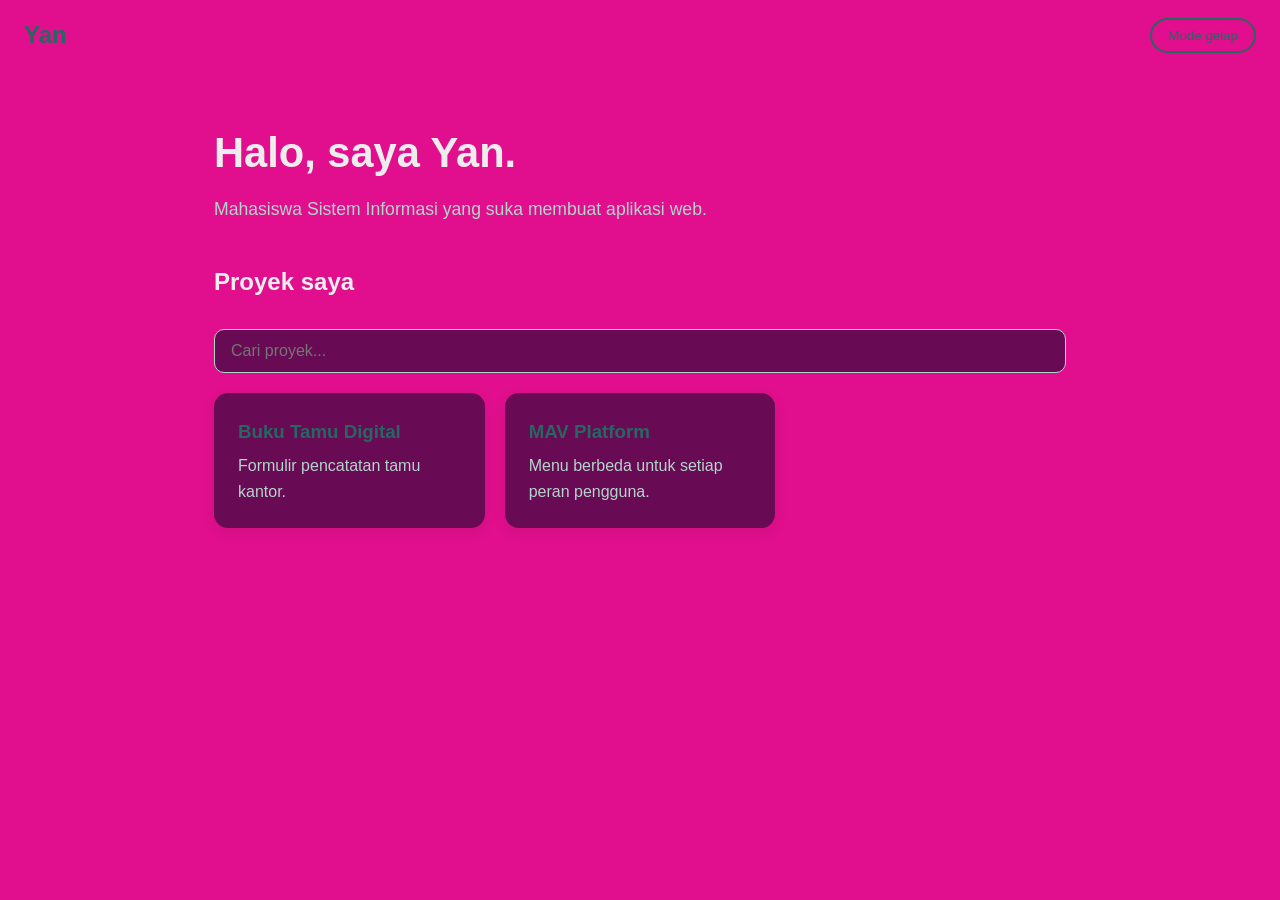
<file: index.html>
<!DOCTYPE html>
<html lang="id">

<head>
    <meta charset="UTF-8">
    <meta name="viewport" content="width=device-width, initial-scale=1">
    <title>Portofolio Yan</title>
    <!-- Menghubungkan file CSS -->
   <style>/* ===== 1. Warna =====
   Variabel CSS: ubah warna cukup di sini saja. */
:root {
  --latar: #e10f8d;
  --kartu: #680b54;
  --teks: #ededed;
  --teks-pudar: #b3d4ca;
  --aksen: #266762;
}
/* Saat body diberi class "gelap" oleh JavaScript, warna berganti */
body.gelap {
  --latar: #ab24c0;
  --kartu: #1b2623;
  --teks: #e6efec;
  --teks-pudar: #94a8a1;
  --aksen: #5fd1c4;
}
/* ===== 2. Dasar halaman ===== */
* {
  box-sizing: border-box;
}
body {
  margin: 0;
  font-family: Arial, sans-serif;
  line-height: 1.6;
  background: var(--latar);
  color: var(--teks);
}
/* ===== 3. Bagian atas ===== */
.header {
  display: flex;
  justify-content: space-between;
  align-items: center;
  padding: 16px 24px;
}
.logo {
  margin: 0;
  color: var(--aksen);
}
#tombol-tema {
  padding: 8px 16px;
  border: 2px solid var(--aksen);
  border-radius: 20px;
  background: transparent;
  color: var(--aksen);
  cursor: pointer;
}
/* ===== 4. Isi halaman ===== */
.isi {
  max-width: 900px;
  margin: 0 auto;
  padding: 0 24px 60px;
}
.perkenalan {
  padding: 50px 0 20px;
}
.perkenalan h1 {
  font-size: 2.6rem;
  margin: 0 0 8px;
}
.perkenalan p {
  color: var(--teks-pudar);
  font-size: 1.1rem;
  margin: 0;
}
/* ===== 5. Pencarian ===== */
#cari {
  width: 100%;
  padding: 12px 16px;
  margin: 8px 0 20px;
  border: 1px solid var(--teks-pudar);
  border-radius: 10px;
  font-size: 1rem;
  background: var(--kartu);
  color: var(--teks);
}
/* ===== 6. Kartu proyek ===== */
.daftar-proyek {
  display: grid;
  grid-template-columns: repeat(auto-fill, minmax(250px, 1fr));
  gap: 20px;
}
.kartu {
  display: block;
  padding: 24px;
  background: var(--kartu);
  border-radius: 14px;
  box-shadow: 0 4px 14px rgba(0, 0, 0, 0.08);
  color: inherit;
  text-decoration: none;
  transition: transform 0.2s;
}
.kartu:hover {
  transform: translateY(-4px);
}
.kartu h3 {
  margin: 0 0 6px;
  color: var(--aksen);
}
.kartu p {
  margin: 0;
  color: var(--teks-pudar);
}
/* Pesan "tidak ditemukan" disembunyikan dulu */
.pesan-kosong {
  display: none;
  color: var(--teks-pudar);
}</style>
</head>


<body>
    <!-- ===== Bagian atas ===== -->
    <header class="header">
        <h2 class="logo">Yan</h2>
        <button id="tombol-tema">Mode gelap</button>
    </header>
    <main class="isi">
        <!-- ===== Perkenalan ===== -->
        <section class="perkenalan">
            <h1>Halo, saya Yan.</h1>
            <p>Mahasiswa Sistem Informasi yang suka membuat aplikasi web.</p>
        </section>
        <!-- ===== Daftar proyek ===== -->
        <h2>Proyek saya</h2>
        <!-- Kotak pencarian (dipakai oleh script.js) -->
        <input type="text" id="cari" placeholder="Cari proyek...">
        <section class="daftar-proyek">
            <!-- Satu kartu = satu proyek.
           href mengarah ke index.html di dalam folder proyek tersebut. -->
            <a class="kartu" href="buku-tamu-digital/index.html">
                <h3>Buku Tamu Digital</h3>
                <p>Formulir pencatatan tamu kantor.</p>
            </a>
            <a class="kartu" href="mav-platform/index.html">
                <h3>MAV Platform</h3>
                <p>Menu berbeda untuk setiap peran pengguna.</p>
            </a>
            <!-- Mau menambah proyek? Salin satu blok <a class="kartu"> di atas,
           lalu ubah href, judul, dan deskripsinya. -->
        </section>
        <p id="pesan-kosong" class="pesan-kosong">Proyek tidak ditemukan.</p>
    </main>
    <!-- Menghubungkan file JavaScript (letakkan paling bawah) -->
    <script>// ===== 1. Mode gelap / terang =====
// Ambil tombol dari HTML berdasarkan id-nya
const tombolTema = document.getElementById("tombol-tema");
// Saat tombol diklik, tambah/hapus class "gelap" pada <body>
tombolTema.addEventListener("click", function () {
  document.body.classList.toggle("gelap");
  // Ubah tulisan tombol sesuai mode yang sedang aktif
  if (document.body.classList.contains("gelap")) {
    tombolTema.textContent = "Mode terang";
  } else {
    tombolTema.textContent = "Mode gelap";
  }
});
// ===== 2. Pencarian proyek =====
const kotakCari = document.getElementById("cari");
const semuaKartu = document.querySelectorAll(".kartu");
const pesanKosong = document.getElementById("pesan-kosong");
// Dijalankan setiap kali pengguna mengetik di kotak pencarian
kotakCari.addEventListener("input", function () {
  const kataKunci = kotakCari.value.toLowerCase();
  let adaYangCocok = false;
  // Periksa kartu satu per satu
  semuaKartu.forEach(function (kartu) {
    const isiKartu = kartu.textContent.toLowerCase();
    if (isiKartu.includes(kataKunci)) {
      kartu.style.display = "block"; // tampilkan
      adaYangCocok = true;
    } else {
      kartu.style.display = "none"; // sembunyikan
    }
  });
  // Tampilkan pesan jika tidak ada kartu yang cocok
  if (adaYangCocok) {
    pesanKosong.style.display = "none";
  } else {
    pesanKosong.style.display = "block";
  }
});
    </script>
</body>

</html>
</file>
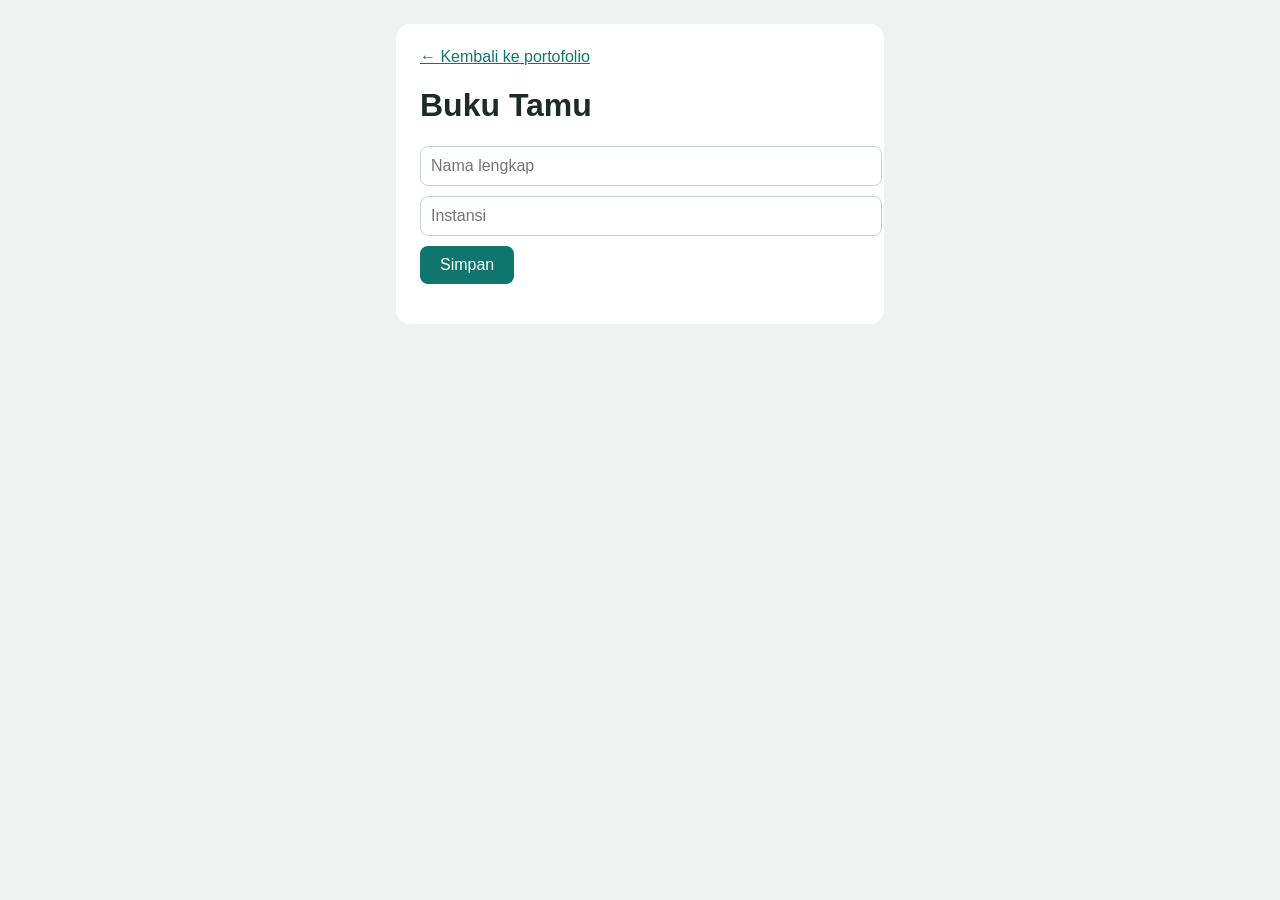
<file: buku-tamu-digital/index.html>
<!DOCTYPE html>
<html lang="id">
<head>
<meta charset="UTF-8">

<meta name="viewport" content="width=device-width, initial-scale=1">
<title>Buku Tamu Digital</title>
<link rel="stylesheet" href="style.css">
</head>
<body>
<div class="kotak">

<!-- ../ artinya "naik satu folder", lalu buka index.html utama -->
<a href="../index.html">&larr; Kembali ke portofolio</a>

<h1>Buku Tamu</h1>
<input id="nama" placeholder="Nama lengkap">
<input id="instansi" placeholder="Instansi">
<button id="simpan">Simpan</button>

<ul id="daftar"></ul>
</div>
<script src="script.js"></script>
</body>
</html>
</file>
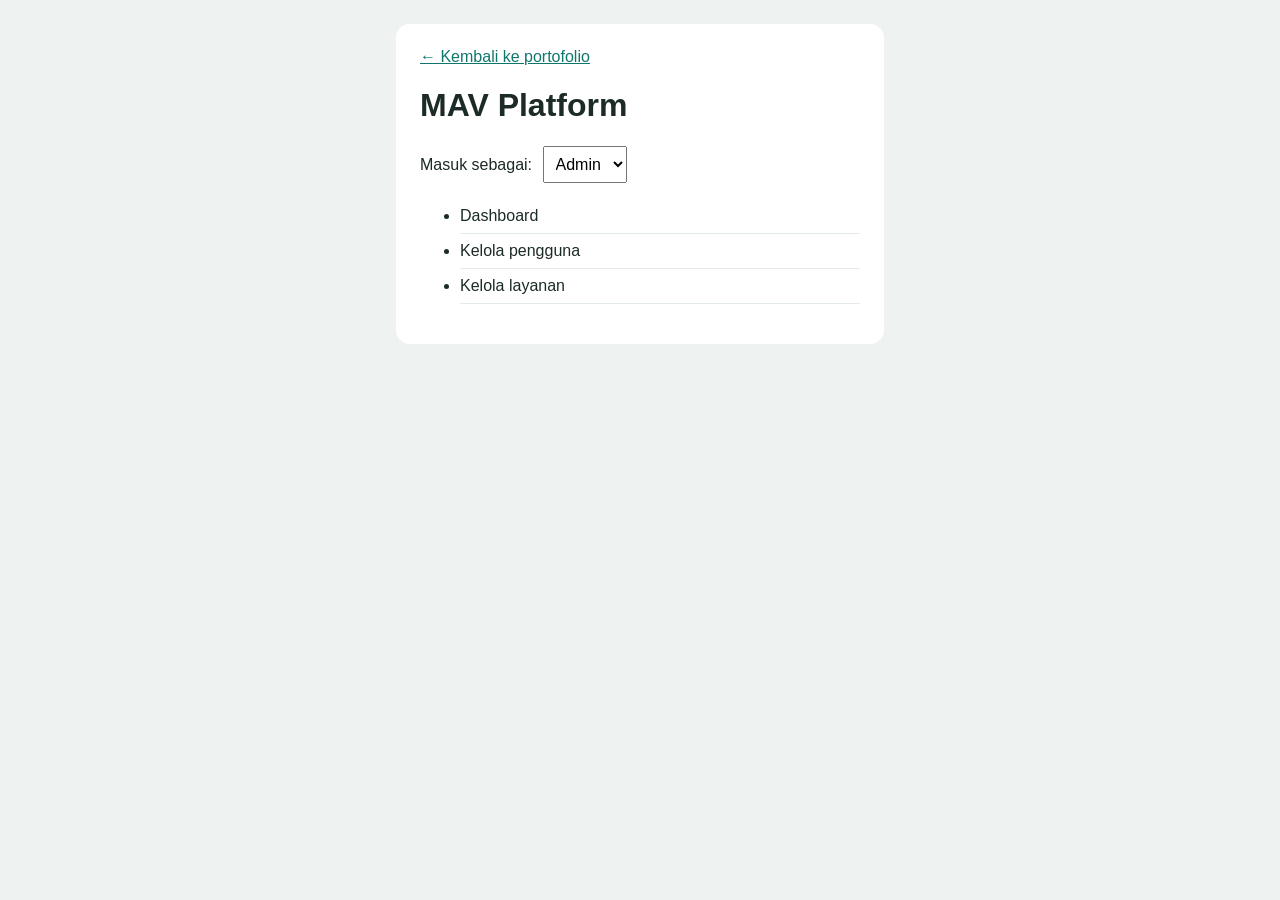
<file: mav-platform/index.html>
<!DOCTYPE html>
<html lang="id">

<head>
    <meta charset="UTF-8">
    <meta name="viewport" content="width=device-width, initial-scale=1">
    <title>MAV Platform</title>
    <link rel="stylesheet" href="style.css">
</head>

<body>
    <div class="kotak"> <a href="../index.html">&larr; Kembali ke portofolio</a>
        <h1>MAV Platform</h1> <label>Masuk sebagai: <select id="peran">
                <option value="admin">Admin</option>
                <option value="staf">Staf</option>
                <option value="tamu">Tamu</option>
            </select> </label>
        <ul id="menu"></ul>
    </div>
    <script src="script.js"></script>
</body>

</html>
</file>
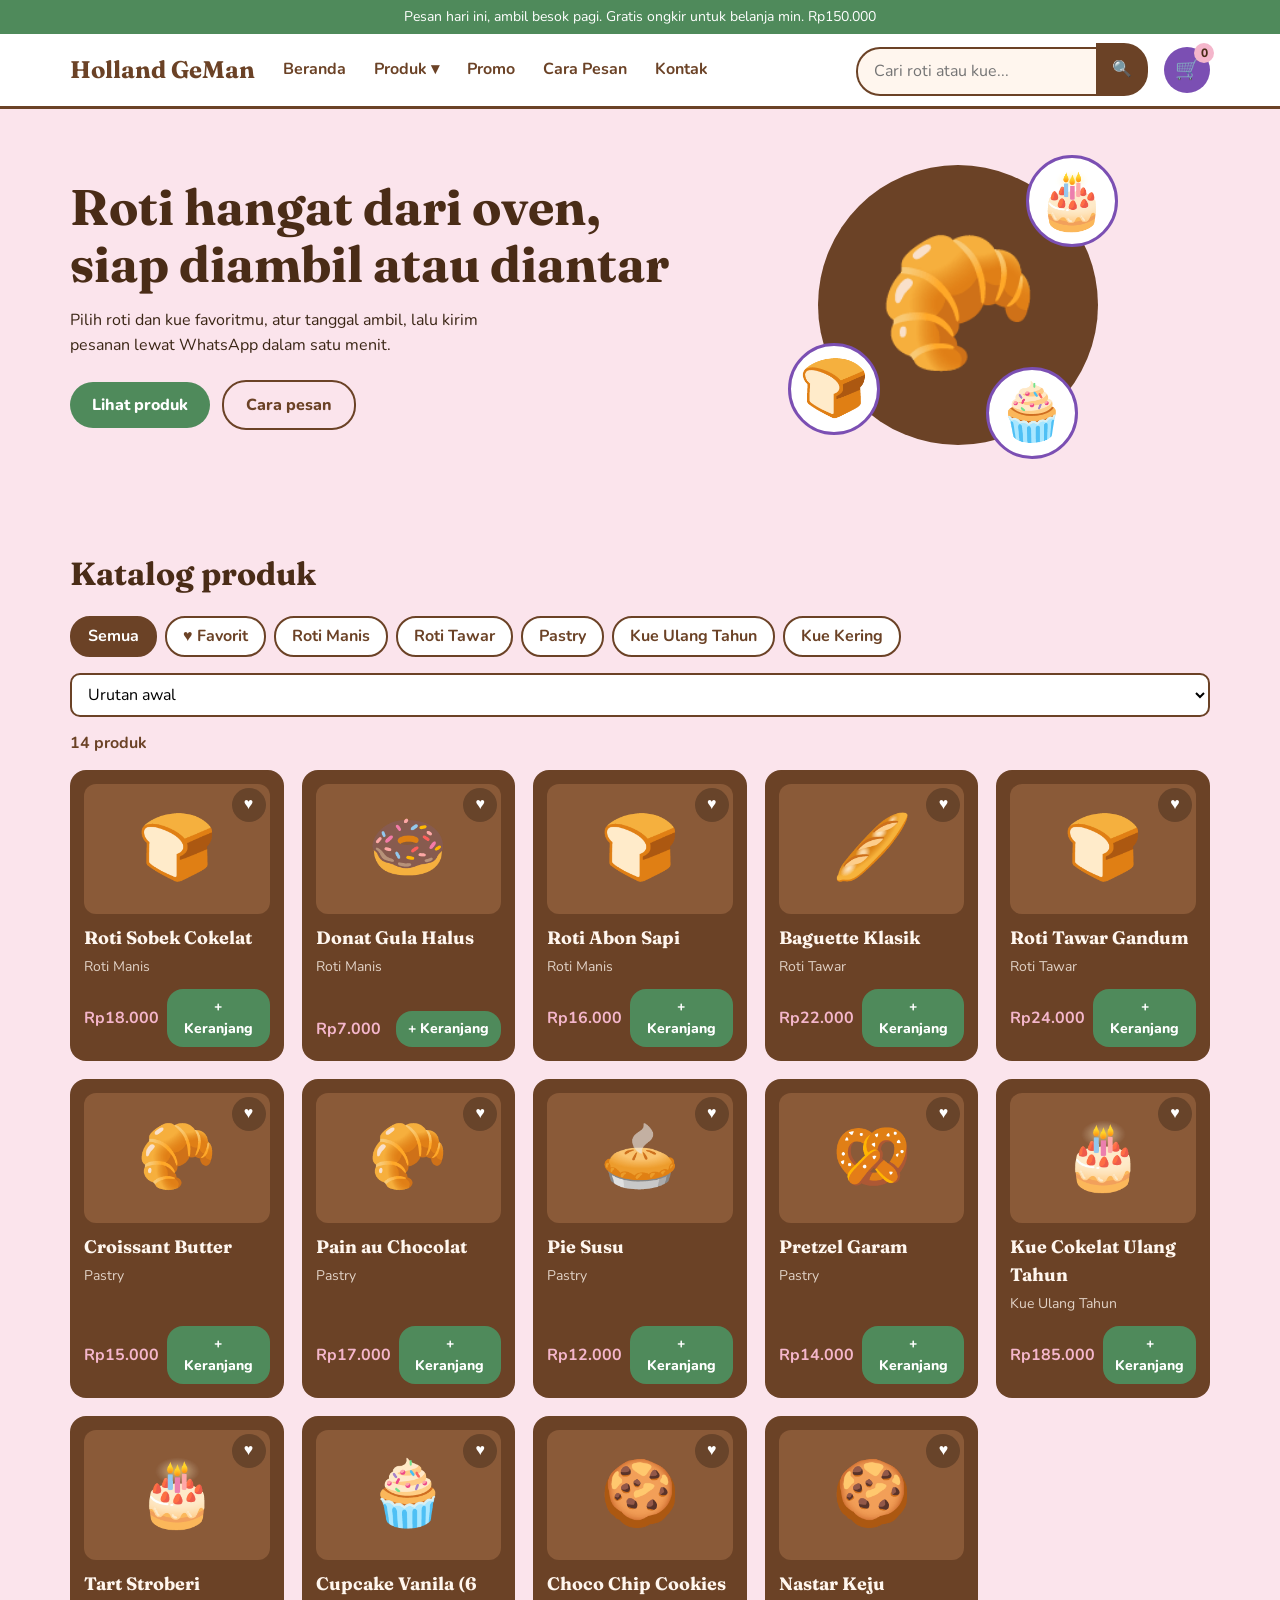
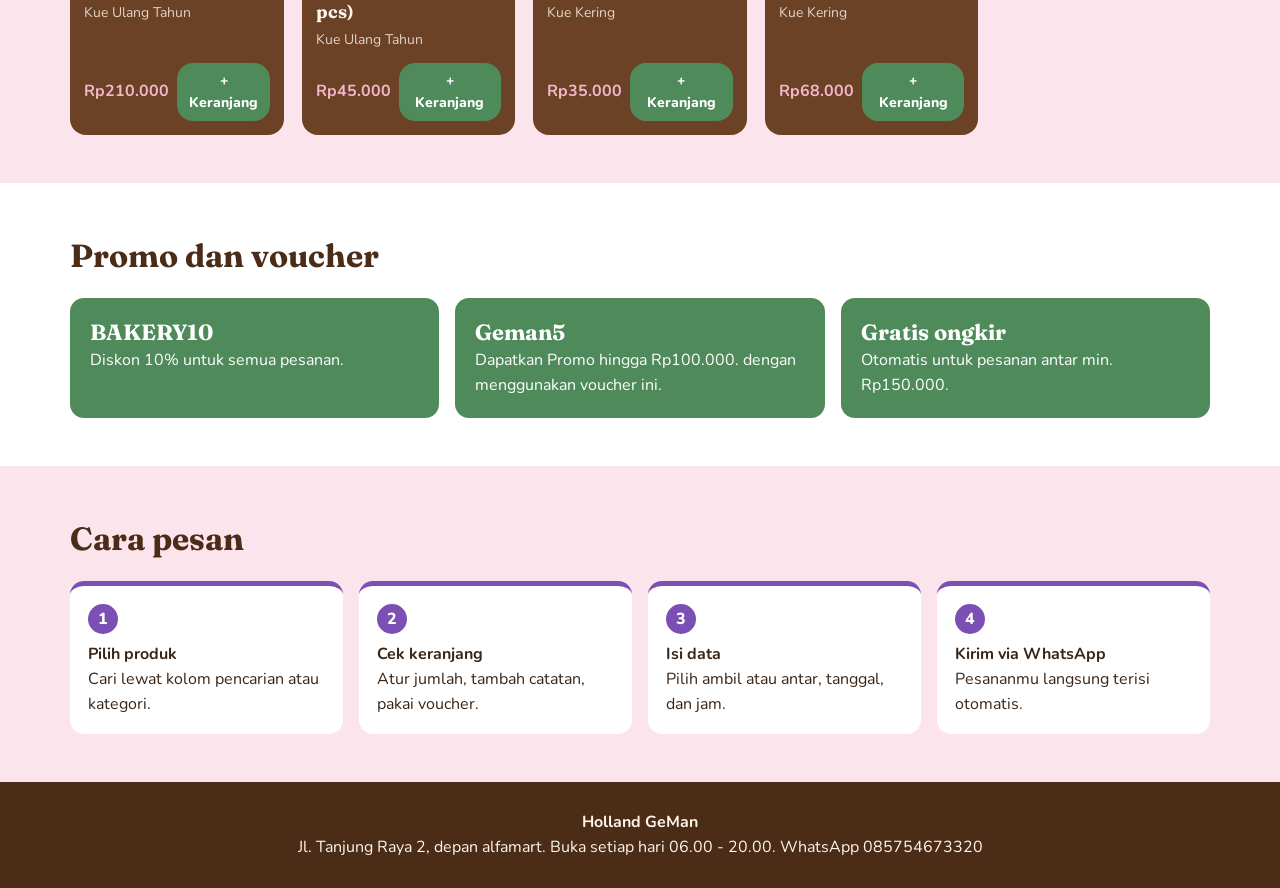
<file: PPWD Minggu 11/Toko/index.html>
<!DOCTYPE html>
<html lang="id">

<head>
    <meta charset="UTF-8">
    <meta name="viewport" content="width=device-width, initial-scale=1">
    <title>Dapur Pagi Bakery - Roti dan Kue Segar</title>
    <link rel="preconnect" href="https://fonts.googleapis.com">
    <link
        href="https://fonts.googleapis.com/css2?family=Fraunces:wght@600;700&family=Nunito:wght@400;600;700;800&display=swap"
        rel="stylesheet">
    <link rel="stylesheet" href="style.css">
</head>

<body>
    <div class="topbar">Pesan hari ini, ambil besok pagi. Gratis ongkir untuk belanja min. Rp150.000</div>

    <header class="nav">
        <div class="wrap nav-in">
            <button class="burger" id="burger" aria-label="Buka menu">☰</button>
            <a href="#hero" class="logo">Holland GeMan</a>
            <nav id="menu" class="menu">
                <a href="#hero">Beranda</a>
                <div class="dd">
                    <a href="#produk">Produk ▾</a>
                    <div class="ddm" id="ddm"></div>
                </div>
                <a href="#promo">Promo</a>             
                <a href="#cara">Cara Pesan</a>
                <a href="#kontak">Kontak</a>
            </nav>
            <form class="search" id="sf" autocomplete="off">
                <input id="q" type="search" placeholder="Cari roti atau kue..." aria-label="Cari produk">
                <button aria-label="Cari">🔍</button>
                <ul id="sug"></ul>
            </form>
            <button class="cartbtn" id="openCart" aria-label="Buka keranjang">🛒<span id="badge">0</span></button>
        </div>
    </header>

    <main>
        <section id="hero" class="hero">
            <div class="wrap hero-in">
                <div>
                    <h1>Roti hangat dari oven, siap diambil atau diantar</h1>
                    <p>Pilih roti dan kue favoritmu, atur tanggal ambil, lalu kirim pesanan lewat WhatsApp dalam satu
                        menit.</p>
                    <a href="#produk" class="btn gr">Lihat produk</a>
                    <a href="#cara" class="btn ghost">Cara pesan</a>
                </div>
                <div class="hero-art" aria-hidden="true">🥐<span class="a1">🎂</span><span class="a2">🍞</span><span
                        class="a3">🧁</span></div>
            </div>
        </section>

        <section id="produk" class="sec">
            <div class="wrap">
                <h2>Katalog produk</h2>
                <div class="toolbar">
                    <div id="chips" class="chips"></div>
                    <select id="sort" aria-label="Urutkan">
                        <option value="def">Urutan awal</option>
                        <option value="lo">Harga terendah</option>
                        <option value="hi">Harga tertinggi</option>
                        <option value="az">Nama A-Z</option>
                    </select>
                </div>
                <p id="count" class="count"></p>
                <div id="grid" class="grid"></div>
            </div>
        </section>

        <section id="promo" class="sec alt">
            <div class="wrap">
                <h2>Promo dan voucher</h2>
                <div class="promo">
                    <div><b>BAKERY10</b>
                        <p>Diskon 10% untuk semua pesanan.</p>
                    </div>
                    <div><b>Geman5</b>
                        <p>Dapatkan Promo hingga Rp100.000. dengan menggunakan voucher ini.</p>
                    </div>
                    <div><b>Gratis ongkir</b>
                        <p>Otomatis untuk pesanan antar min. Rp150.000.</p>
                    </div>
                </div>
            </div>
        </section>

        <section id="cara" class="sec">
            <div class="wrap">
                <h2>Cara pesan</h2>
                <ol class="steps">
                    <li><b>Pilih produk</b><span>Cari lewat kolom pencarian atau kategori.</span></li>
                    <li><b>Cek keranjang</b><span>Atur jumlah, tambah catatan, pakai voucher.</span></li>
                    <li><b>Isi data</b><span>Pilih ambil atau antar, tanggal, dan jam.</span></li>
                    <li><b>Kirim via WhatsApp</b><span>Pesananmu langsung terisi otomatis.</span></li>
                </ol>
            </div>
        </section>
    </main>

    <footer id="kontak" class="foot">
        <div class="wrap">
            <b>Holland GeMan</b>
            <p>Jl. Tanjung Raya 2, depan alfamart. Buka setiap hari 06.00 - 20.00. WhatsApp 085754673320</p>
        </div>
    </footer>

    <div id="ov"></div>

    <aside id="drawer" class="drawer" aria-label="Keranjang belanja">
        <div class="dh">
            <h2>Keranjang</h2><button class="x" data-close aria-label="Tutup">✕</button>
        </div>
        <ul id="items"></ul>
        <div class="dv">
            <div class="vc"><input id="vin" placeholder="Kode voucher"><button id="vbtn" type="button"
                    class="btn pu">Pakai</button></div>
            <p id="vmsg" class="vmsg"></p>
            <div class="ln"><span>Subtotal</span><span id="sub"></span></div>
            <div class="ln"><span>Diskon</span><span id="disc"></span></div>
            <div class="ln big"><span>Total</span><span id="tot"></span></div>
            <button id="toCheckout" class="btn gr full">Lanjut pesan</button>
        </div>
    </aside>

    <div id="modal" class="modal"></div>

    <div id="co" class="modal">
        <button class="x" data-close aria-label="Tutup">✕</button>
        <form id="form" novalidate>
            <h2>Data pemesanan</h2>
            <label>Nama<input name="nama" autocomplete="name"></label>
            <label>No. WhatsApp<input name="wa" inputmode="tel" placeholder="08123456789"></label>
            <div class="seg">
                <label><input type="radio" name="mode" value="ambil" checked> Ambil di toko</label>
                <label><input type="radio" name="mode" value="antar"> Diantar</label>
            </div>
            <label id="addr" hidden>Alamat lengkap<textarea name="alamat" rows="2"></textarea></label>
            <div class="two">
                <label>Tanggal<input type="date" name="tgl"></label>
                <label>Jam<select name="jam"></select></label>
            </div>
            <label>Pembayaran
                <select name="bayar">
                    <option>Transfer bank</option>
                    <option>QRIS</option>
                    <option>Bayar di tempat</option>
                </select>
            </label>
            <div class="sum" id="sum"></div>
            <p id="err" class="err"></p>
            <button class="btn gr full">Buat pesanan</button>
        </form>
        <div id="done" hidden></div>
    </div>

    <div id="toasts"></div>

    <script src="https://cdnjs.cloudflare.com/ajax/libs/jquery/3.7.1/jquery.min.js"></script>
    <script src="script.js"></script>
</body>

</html>
</file>
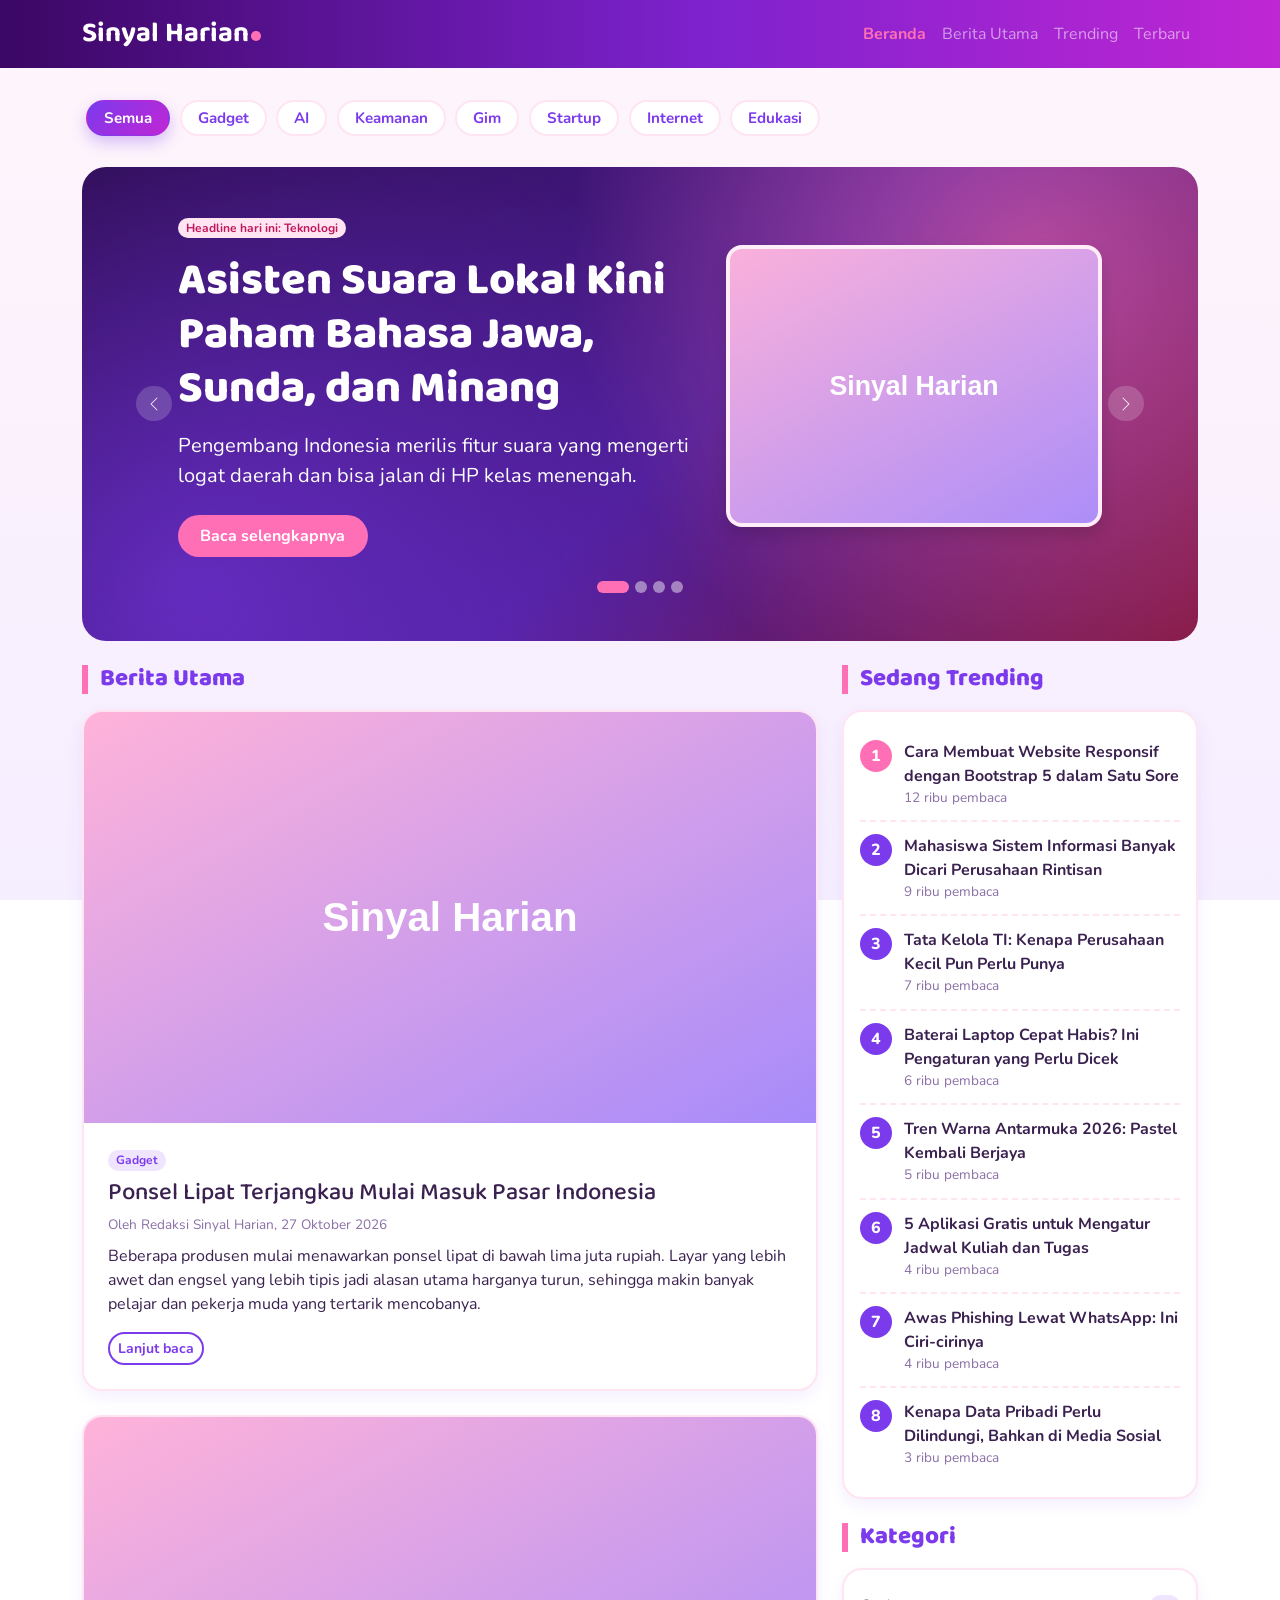
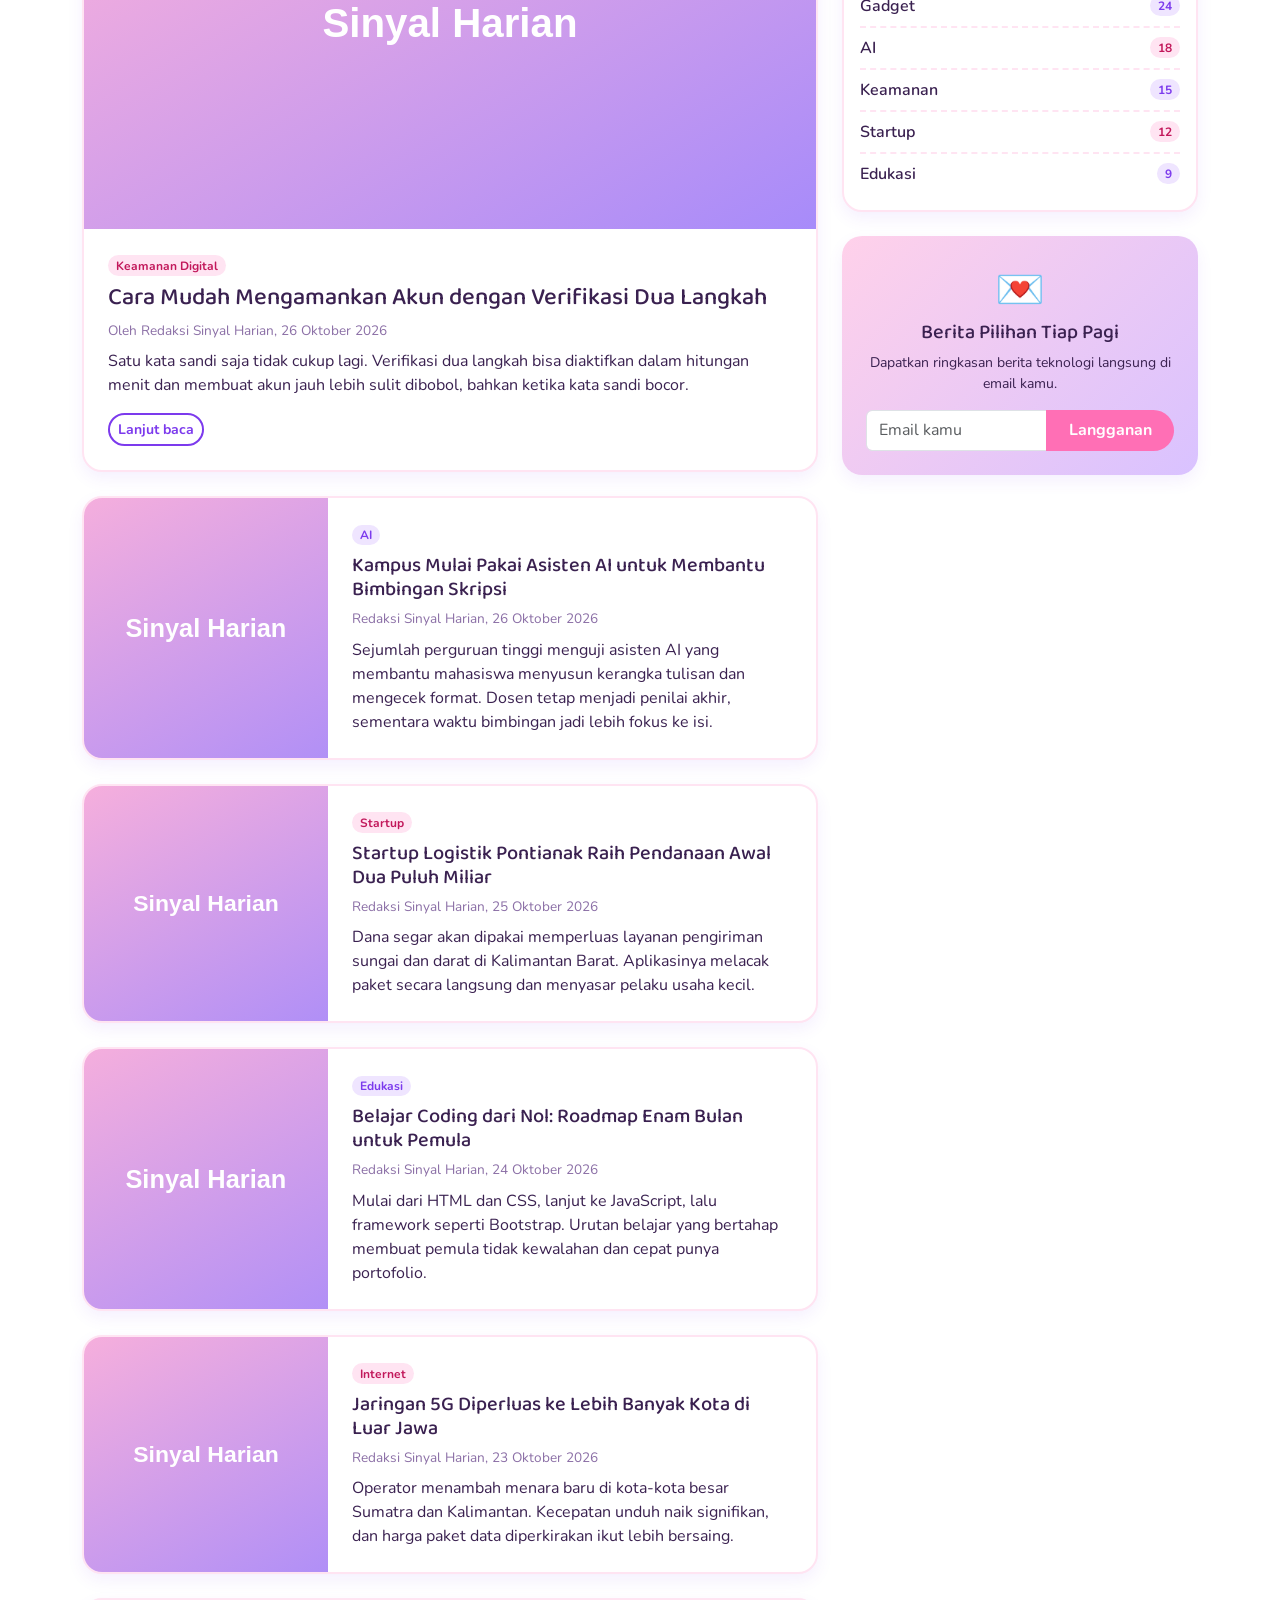
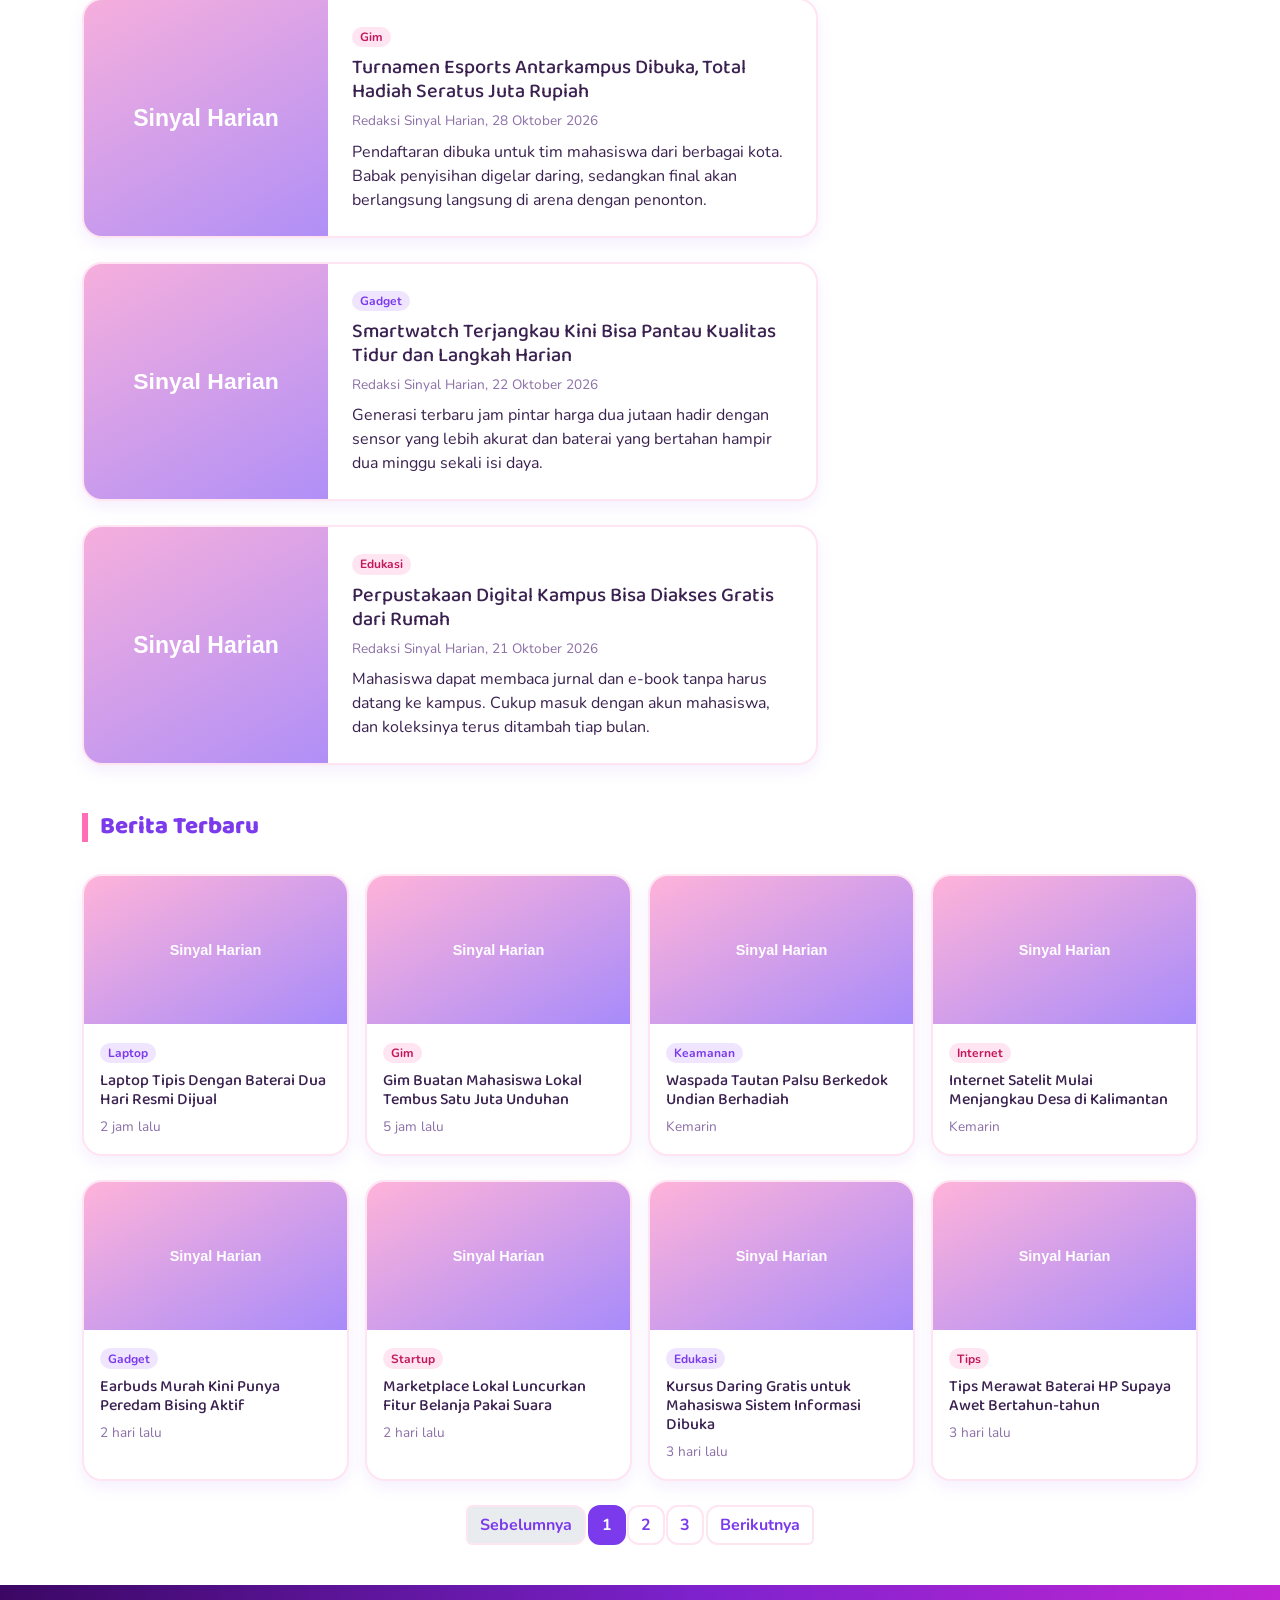
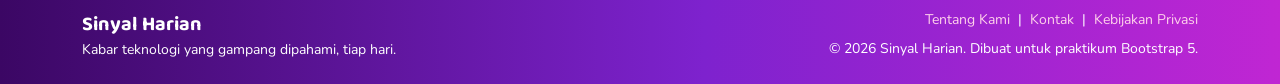
<file: PPWD Minggu 12/portalberita.html>
<!DOCTYPE html>
<html lang="id">
<head>
  <meta charset="UTF-8">
  <meta name="viewport" content="width=device-width, initial-scale=1">
  <title>Sinyal Harian - Kabar Teknologi Setiap Hari</title>

  <!-- Bootstrap 5 CSS via CDN -->
  <link rel="stylesheet" href="https://cdn.jsdelivr.net/npm/bootstrap@5.3.2/dist/css/bootstrap.min.css">
  <!-- Font gemas (ada fallback kalau offline) -->
  <link rel="stylesheet" href="https://fonts.googleapis.com/css2?family=Baloo+2:wght@600;700;800&family=Nunito:wght@400;600;700&display=swap">

  <style>
    :root {
      --pink: #ff6fb5;
      --pink-soft: #ffe4f2;
      --ungu: #7c3aed;
      --ungu-tua: #3b0764;
      --ungu-soft: #efe5ff;
      --teks: #3a2150;
    }

    body {
      font-family: "Nunito", system-ui, sans-serif;
      color: var(--teks);
      background: linear-gradient(180deg, #fff5fb 0%, #f5eeff 100%);
      background-attachment: fixed;
    }

    h1, h2, h3, h4, h5, h6, .navbar-brand {
      font-family: "Baloo 2", "Nunito", system-ui, sans-serif;
    }

    /* Navbar & footer: class bg-dark tetap dipakai sesuai soal, tampilannya diubah jadi gradasi ungu-pink */
    .navbar-gemas,
    .footer-gemas {
      background-image: linear-gradient(90deg, var(--ungu-tua), #7e22ce 55%, #c026d3);
    }

    .navbar-brand .logo-dot {
      display: inline-block;
      width: .6rem;
      height: .6rem;
      border-radius: 50%;
      background: var(--pink);
      margin-left: .15rem;
    }

    .navbar .nav-link.active {
      color: var(--pink);
      font-weight: 700;
    }

    /* Hero: gradasi gelap */
    .hero {
      background:
        radial-gradient(circle at 85% 20%, rgba(255, 111, 181, .55), transparent 45%),
        radial-gradient(circle at 10% 90%, rgba(124, 58, 237, .6), transparent 50%),
        linear-gradient(135deg, #2a0a4a, #4c1d95 55%, #831843);
      color: #fff;
      border-radius: 1.5rem;
      position: relative;
      overflow: hidden;
    }

    .hero .hero-emoji {
      font-size: 5rem;
      line-height: 1;
    }

    .hero h1 {
      font-weight: 800;
      font-size: clamp(1.7rem, 4.5vw, 2.8rem);
    }

    .btn-gemas {
      background: var(--pink);
      border: 0;
      color: #fff;
      font-weight: 700;
      border-radius: 50rem;
      padding: .55rem 1.4rem;
    }

    .btn-gemas:hover,
    .btn-gemas:focus-visible {
      background: #ff4fa3;
      color: #fff;
    }

    .btn-outline-gemas {
      border: 2px solid var(--ungu);
      color: var(--ungu);
      font-weight: 700;
      border-radius: 50rem;
    }

    .btn-outline-gemas:hover,
    .btn-outline-gemas:focus-visible {
      background: var(--ungu);
      color: #fff;
    }

    /* Judul section */
    .judul-section {
      font-weight: 800;
      color: var(--ungu);
      border-left: .4rem solid var(--pink);
      padding-left: .75rem;
    }

    /* Kartu */
    .kartu {
      background: #fff;
      border: 2px solid var(--pink-soft);
      border-radius: 1.25rem;
      box-shadow: 0 .4rem 1rem rgba(124, 58, 237, .08);
      overflow: hidden;
    }

    .thumb {
      display: flex;
      align-items: center;
      justify-content: center;
      font-size: 3.5rem;
    }

    .thumb-utama { height: 14rem; background: linear-gradient(135deg, #ffd1ea, #d9c2ff); }
    .thumb-1 { height: 8rem; background: linear-gradient(135deg, #ffd1ea, #ffb3d9); }
    .thumb-2 { height: 8rem; background: linear-gradient(135deg, #e3d1ff, #c4a5ff); }
    .thumb-3 { height: 8rem; background: linear-gradient(135deg, #ffe0f0, #e6c8ff); }
    .thumb-4 { height: 8rem; background: linear-gradient(135deg, #d9c2ff, #ffb3d9); }

    .badge-kategori {
      background: var(--ungu-soft);
      color: var(--ungu);
      font-weight: 700;
      border-radius: 50rem;
    }

    .badge-kategori.pink {
      background: var(--pink-soft);
      color: #c2185b;
    }

    .meta {
      font-size: .85rem;
      color: #8b6fa6;
    }

    /* Sidebar trending */
    .trending-item {
      display: flex;
      gap: .75rem;
      align-items: flex-start;
      padding: .75rem 0;
      border-bottom: 2px dashed var(--pink-soft);
    }

    .trending-item:last-child {
      border-bottom: 0;
    }

    .trending-no {
      flex: 0 0 2rem;
      height: 2rem;
      border-radius: 50%;
      background: var(--ungu);
      color: #fff;
      font-weight: 800;
      display: flex;
      align-items: center;
      justify-content: center;
    }

    .trending-item:nth-child(1) .trending-no { background: var(--pink); }

    .trending-item a {
      color: var(--teks);
      font-weight: 700;
      text-decoration: none;
    }

    .trending-item a:hover,
    .trending-item a:focus-visible {
      color: var(--ungu);
      text-decoration: underline;
    }

    /* Kartu berita horizontal (thumbnail kiri, teks kanan) */
    .berita-item .thumb {
      height: 100%;
      min-height: 9rem;
      font-size: 3rem;
    }

    .berita-item h3 a,
    .kartu h3 a {
      color: var(--teks);
      text-decoration: none;
    }

    .berita-item h3 a:hover,
    .kartu h3 a:hover {
      color: var(--ungu);
    }

    /* Chip kategori di bawah navbar */
    .chip-kategori {
      display: inline-block;
      padding: .35rem 1rem;
      border-radius: 50rem;
      background: #fff;
      border: 2px solid var(--pink-soft);
      color: var(--ungu);
      font-weight: 700;
      text-decoration: none;
      font-size: .9rem;
    }

    .chip-kategori:hover,
    .chip-kategori.aktif {
      background: var(--ungu);
      border-color: var(--ungu);
      color: #fff;
    }

    .kategori-list a {
      display: flex;
      justify-content: space-between;
      align-items: center;
      padding: .5rem 0;
      color: var(--teks);
      font-weight: 600;
      text-decoration: none;
      border-bottom: 2px dashed var(--pink-soft);
    }

    .kategori-list a:last-child { border-bottom: 0; }
    .kategori-list a:hover { color: var(--ungu); }

    .newsletter {
      background: linear-gradient(135deg, #ffd1ea, #d9c2ff);
      border: 0;
    }

    .pagination .page-link {
      color: var(--ungu);
      border: 2px solid var(--pink-soft);
      margin: 0 .15rem;
      border-radius: .75rem;
      font-weight: 700;
    }

    .pagination .page-item.active .page-link {
      background: var(--ungu);
      border-color: var(--ungu);
      color: #fff;
    }

    a:focus-visible, .btn:focus-visible, .navbar-toggler:focus-visible {
      outline: 3px solid var(--pink);
      outline-offset: 2px;
    }

    .footer-gemas a {
      color: #ffd1ea;
      text-decoration: none;
    }

    .footer-gemas a:hover {
      color: #fff;
      text-decoration: underline;
    }

    /* ====== Gambar berita ====== */
    .foto {
      display: block;
      width: 100%;
      aspect-ratio: 16 / 9;
      object-fit: cover;
      background: var(--pink-soft);
    }

    .hero .foto {
      aspect-ratio: 4 / 3;
      border: 4px solid rgba(255, 255, 255, .35);
    }

    .col-foto {
      position: relative;
      min-height: 11rem;
    }

    .col-foto .foto {
      position: absolute;
      inset: 0;
      height: 100%;
      aspect-ratio: auto;
    }

    /* ====== Strip kategori: geser di HP, rapi membungkus di layar besar ====== */
    .strip-kategori {
      display: flex;
      flex-wrap: nowrap;
      gap: .6rem;
      overflow-x: auto;
      padding: .5rem .25rem .9rem;
      scroll-snap-type: x proximity;
      scrollbar-width: none;
    }

    .strip-kategori::-webkit-scrollbar { display: none; }

    @media (min-width: 768px) {
      .strip-kategori { flex-wrap: wrap; overflow: visible; }
    }

    .chip-kategori {
      flex: 0 0 auto;
      white-space: nowrap;
      scroll-snap-align: start;
      font-family: inherit;
      font-size: .95rem;
      line-height: 1.4;
      cursor: pointer;
      background: #fff;
      color: var(--ungu);
      border: 2px solid var(--pink-soft);
      transition: transform .25s cubic-bezier(.34, 1.56, .64, 1),
                  box-shadow .25s, background .25s, color .25s, border-color .25s;
      /* muncul satu per satu saat halaman dibuka */
      animation: chipMasuk .55s cubic-bezier(.34, 1.56, .64, 1) backwards;
      animation-delay: calc(var(--i) * 70ms);
    }

    .chip-kategori:hover {
      background: var(--pink-soft);
      color: var(--ungu);
      border-color: var(--pink);
      transform: translateY(-3px) scale(1.06);
      box-shadow: 0 .5rem 1rem rgba(124, 58, 237, .2);
    }

    .chip-kategori:active { transform: scale(.94); }

    .chip-kategori.aktif,
    .chip-kategori.aktif:hover {
      background: linear-gradient(135deg, var(--ungu), #c026d3);
      border-color: transparent;
      color: #fff;
      box-shadow: 0 .4rem .9rem rgba(124, 58, 237, .3);
    }

    .chip-kategori.pop { animation: chipPop .45s ease; }

    @keyframes chipMasuk {
      from { opacity: 0; transform: translateY(14px) scale(.8); }
      to   { opacity: 1; transform: none; }
    }

    @keyframes chipPop {
      0%   { transform: scale(1); }
      40%  { transform: scale(1.18); }
      100% { transform: scale(1); }
    }

    /* Berita yang cocok dengan filter muncul dengan animasi naik */
    .muncul { animation: munculNaik .45s ease both; }

    @keyframes munculNaik {
      from { opacity: 0; transform: translateY(16px); }
      to   { opacity: 1; transform: none; }
    }

    @media (prefers-reduced-motion: reduce) {
      .chip-kategori, .chip-kategori.pop, .muncul { animation: none; transition: none; }
    }

    /* ====== Carousel headline ====== */
    .hero .carousel-indicators {
      position: static;
      margin: 1.5rem 0 0;
      justify-content: center;
    }

    .hero .carousel-indicators [data-bs-target] {
      width: .75rem;
      height: .75rem;
      border: 0;
      border-radius: 50%;
      background-color: #fff;
      opacity: .45;
      transition: width .3s, opacity .3s, background-color .3s;
    }

    .hero .carousel-indicators .active {
      width: 2rem;
      border-radius: 50rem;
      background-color: var(--pink);
      opacity: 1;
    }

    .hero .carousel-control-prev,
    .hero .carousel-control-next {
      width: 3rem;
      opacity: .9;
    }

    .hero .carousel-control-prev-icon,
    .hero .carousel-control-next-icon {
      background-color: rgba(255, 255, 255, .2);
      border-radius: 50%;
      padding: 1.1rem;
      background-size: 45%;
    }
  </style>
  <script>
    // Kalau gambar gagal dimuat (misalnya offline), tampilkan gambar cadangan bertema pink ungu
    function gambarCadangan(img) {
      img.onerror = null;
      var svg = '<svg xmlns="http://www.w3.org/2000/svg" width="800" height="450" viewBox="0 0 800 450">' +
        '<defs><linearGradient id="g" x1="0" y1="0" x2="1" y2="1">' +
        '<stop offset="0" stop-color="#ffb3d9"/><stop offset="1" stop-color="#a78bfa"/></linearGradient></defs>' +
        '<rect width="800" height="450" fill="url(#g)"/>' +
        '<text x="400" y="240" text-anchor="middle" font-family="sans-serif" font-size="44" font-weight="700" fill="#ffffff">Sinyal Harian</text></svg>';
      img.src = 'data:image/svg+xml;charset=utf-8,' + encodeURIComponent(svg);
    }
  </script>
</head>
<body>

  <!-- ============ HEADER / NAVBAR ============ -->
  <nav class="navbar navbar-expand-lg navbar-dark bg-dark navbar-gemas sticky-top">
    <div class="container">
      <a class="navbar-brand fs-3 fw-bold" href="#">Sinyal Harian<span class="logo-dot"></span></a>
      <button class="navbar-toggler" type="button" data-bs-toggle="collapse"
              data-bs-target="#menuUtama" aria-controls="menuUtama"
              aria-expanded="false" aria-label="Buka menu">
        <span class="navbar-toggler-icon"></span>
      </button>
      <div class="collapse navbar-collapse" id="menuUtama">
        <ul class="navbar-nav ms-auto mb-2 mb-lg-0">
          <li class="nav-item"><a class="nav-link active" aria-current="page" href="#beranda">Beranda</a></li>
          <li class="nav-item"><a class="nav-link" href="#berita-utama">Berita Utama</a></li>
          <li class="nav-item"><a class="nav-link" href="#trending">Trending</a></li>
          <li class="nav-item"><a class="nav-link" href="#terbaru">Terbaru</a></li>
        </ul>
      </div>
    </div>
  </nav>

  <main class="container py-4">

    <!-- ============ STRIP KATEGORI (filter berita) ============ -->
    <div class="strip-kategori mb-3" role="group" aria-label="Filter kategori berita">
      <button type="button" class="chip-kategori aktif" data-filter="Semua" style="--i:0" aria-pressed="true">Semua</button>
      <button type="button" class="chip-kategori" data-filter="Gadget" style="--i:1" aria-pressed="false">Gadget</button>
      <button type="button" class="chip-kategori" data-filter="AI" style="--i:2" aria-pressed="false">AI</button>
      <button type="button" class="chip-kategori" data-filter="Keamanan" style="--i:3" aria-pressed="false">Keamanan</button>
      <button type="button" class="chip-kategori" data-filter="Gim" style="--i:4" aria-pressed="false">Gim</button>
      <button type="button" class="chip-kategori" data-filter="Startup" style="--i:5" aria-pressed="false">Startup</button>
      <button type="button" class="chip-kategori" data-filter="Internet" style="--i:6" aria-pressed="false">Internet</button>
      <button type="button" class="chip-kategori" data-filter="Edukasi" style="--i:7" aria-pressed="false">Edukasi</button>
    </div>

    <!-- ============ HEADLINE UTAMA (HERO) ============ -->
    <div class="row mb-4" id="beranda">
      <div class="col-12">
        <div class="hero p-4 p-md-5">
          <div id="carouselHeadline" class="carousel slide" data-bs-ride="carousel" data-bs-interval="6000" data-bs-pause="hover">
            <div class="carousel-inner">
            <div class="carousel-item active">
              <div class="row align-items-center g-3 px-md-5">
                <div class="col-12 col-md-7">
                  <span class="badge badge-kategori pink mb-3">Headline hari ini: Teknologi</span>
                  <h1 class="mb-3">Asisten Suara Lokal Kini Paham Bahasa Jawa, Sunda, dan Minang</h1>
                  <p class="mb-4 fs-5">Pengembang Indonesia merilis fitur suara yang mengerti logat daerah dan bisa jalan di HP kelas menengah.</p>
                  <a href="#berita-utama" class="btn btn-gemas">Baca selengkapnya</a>
                </div>
                <div class="col-12 col-md-5"><img class="foto rounded-4 shadow" src="https://loremflickr.com/600/450/robot?lock=41" alt="Robot asisten suara" onerror="gambarCadangan(this)"></div>
              </div>
            </div>
            <div class="carousel-item">
              <div class="row align-items-center g-3 px-md-5">
                <div class="col-12 col-md-7">
                  <span class="badge badge-kategori pink mb-3">Headline hari ini: Pendidikan</span>
                  <h1 class="mb-3">Beasiswa Talenta Digital Dibuka untuk 10.000 Mahasiswa</h1>
                  <p class="mb-4 fs-5">Program ini mencakup pelatihan pemrograman, analisis data, dan tata kelola TI, lengkap dengan magang di perusahaan mitra.</p>
                  <a href="#berita-utama" class="btn btn-gemas">Baca selengkapnya</a>
                </div>
                <div class="col-12 col-md-5"><img class="foto rounded-4 shadow" src="https://loremflickr.com/600/450/student?lock=42" alt="Mahasiswa mengikuti pelatihan digital" onerror="gambarCadangan(this)"></div>
              </div>
            </div>
            <div class="carousel-item">
              <div class="row align-items-center g-3 px-md-5">
                <div class="col-12 col-md-7">
                  <span class="badge badge-kategori pink mb-3">Headline hari ini: Keamanan</span>
                  <h1 class="mb-3">Kebocoran Data Ramai Dibahas, Ini Langkah Aman untuk Pengguna</h1>
                  <p class="mb-4 fs-5">Pakar menyarankan ganti kata sandi, aktifkan verifikasi dua langkah, dan waspada pesan yang mengaku dari bank.</p>
                  <a href="#berita-utama" class="btn btn-gemas">Baca selengkapnya</a>
                </div>
                <div class="col-12 col-md-5"><img class="foto rounded-4 shadow" src="https://loremflickr.com/600/450/security?lock=43" alt="Gembok digital di layar komputer" onerror="gambarCadangan(this)"></div>
              </div>
            </div>
            <div class="carousel-item">
              <div class="row align-items-center g-3 px-md-5">
                <div class="col-12 col-md-7">
                  <span class="badge badge-kategori pink mb-3">Headline hari ini: Event</span>
                  <h1 class="mb-3">Pameran Teknologi Tahunan Hadirkan 200 Startup Lokal</h1>
                  <p class="mb-4 fs-5">Pengunjung bisa mencoba langsung produk rintisan, mulai dari aplikasi logistik sampai perangkat rumah pintar.</p>
                  <a href="#berita-utama" class="btn btn-gemas">Baca selengkapnya</a>
                </div>
                <div class="col-12 col-md-5"><img class="foto rounded-4 shadow" src="https://loremflickr.com/600/450/conference?lock=44" alt="Suasana pameran teknologi" onerror="gambarCadangan(this)"></div>
              </div>
            </div>
            </div>
            <div class="carousel-indicators">
              <button type="button" data-bs-target="#carouselHeadline" data-bs-slide-to="0" class="active" aria-current="true" aria-label="Headline 1"></button>
              <button type="button" data-bs-target="#carouselHeadline" data-bs-slide-to="1" aria-label="Headline 2"></button>
              <button type="button" data-bs-target="#carouselHeadline" data-bs-slide-to="2" aria-label="Headline 3"></button>
              <button type="button" data-bs-target="#carouselHeadline" data-bs-slide-to="3" aria-label="Headline 4"></button>
            </div>
            <button class="carousel-control-prev d-none d-md-flex" type="button" data-bs-target="#carouselHeadline" data-bs-slide="prev">
              <span class="carousel-control-prev-icon" aria-hidden="true"></span>
              <span class="visually-hidden">Headline sebelumnya</span>
            </button>
            <button class="carousel-control-next d-none d-md-flex" type="button" data-bs-target="#carouselHeadline" data-bs-slide="next">
              <span class="carousel-control-next-icon" aria-hidden="true"></span>
              <span class="visually-hidden">Headline berikutnya</span>
            </button>
          </div>
        </div>
      </div>
    </div>

    <!-- ============ BERITA UTAMA + SIDEBAR ============ -->
    <div class="row g-4 mb-5">

      <!-- Berita Utama -->
      <div class="col-12 col-lg-8" id="berita-utama">
        <h2 class="judul-section h4 mb-3">Berita Utama</h2>

        <article class="kartu mb-4" data-kategori="Gadget">
          <img class="foto" src="https://loremflickr.com/800/450/smartphone?lock=11" alt="Ponsel lipat terbaru dipamerkan di meja kerja" loading="lazy" onerror="gambarCadangan(this)">
          <div class="p-4">
            <span class="badge badge-kategori mb-2">Gadget</span>
            <h3 class="h4">Ponsel Lipat Terjangkau Mulai Masuk Pasar Indonesia</h3>
            <p class="meta mb-2">Oleh Redaksi Sinyal Harian, 27 Oktober 2026</p>
            <p>Beberapa produsen mulai menawarkan ponsel lipat di bawah lima juta rupiah. Layar yang lebih awet dan engsel yang lebih tipis jadi alasan utama harganya turun, sehingga makin banyak pelajar dan pekerja muda yang tertarik mencobanya.</p>
            <a href="#" class="btn btn-outline-gemas btn-sm">Lanjut baca</a>
          </div>
        </article>

        <article class="kartu" data-kategori="Keamanan">
          <img class="foto" src="https://loremflickr.com/800/450/password?lock=31" alt="Gembok dan kata sandi di layar" loading="lazy" onerror="gambarCadangan(this)">
          <div class="p-4">
            <span class="badge badge-kategori pink mb-2">Keamanan Digital</span>
            <h3 class="h4">Cara Mudah Mengamankan Akun dengan Verifikasi Dua Langkah</h3>
            <p class="meta mb-2">Oleh Redaksi Sinyal Harian, 26 Oktober 2026</p>
            <p class="mb-3">Satu kata sandi saja tidak cukup lagi. Verifikasi dua langkah bisa diaktifkan dalam hitungan menit dan membuat akun jauh lebih sulit dibobol, bahkan ketika kata sandi bocor.</p>
            <a href="#" class="btn btn-outline-gemas btn-sm">Lanjut baca</a>
          </div>
        </article>

        <!-- Berita utama lainnya (thumbnail kiri, teks kanan) -->
        <article class="kartu berita-item mt-4" data-kategori="AI">
          <div class="row g-0">
            <div class="col-12 col-md-4 col-foto"><img class="foto" src="https://loremflickr.com/800/450/student?lock=12" alt="Mahasiswa berdiskusi dengan bantuan teknologi di kampus" loading="lazy" onerror="gambarCadangan(this)"></div>
            <div class="col-12 col-md-8">
              <div class="p-3 p-md-4">
                <span class="badge badge-kategori mb-2">AI</span>
                <h3 class="h5"><a href="#">Kampus Mulai Pakai Asisten AI untuk Membantu Bimbingan Skripsi</a></h3>
                <p class="meta mb-2">Redaksi Sinyal Harian, 26 Oktober 2026</p>
                <p class="mb-0">Sejumlah perguruan tinggi menguji asisten AI yang membantu mahasiswa menyusun kerangka tulisan dan mengecek format. Dosen tetap menjadi penilai akhir, sementara waktu bimbingan jadi lebih fokus ke isi.</p>
              </div>
            </div>
          </div>
        </article>

        <article class="kartu berita-item mt-4" data-kategori="Startup">
          <div class="row g-0">
            <div class="col-12 col-md-4 col-foto"><img class="foto" src="https://loremflickr.com/800/450/truck?lock=13" alt="Truk pengiriman barang milik startup logistik" loading="lazy" onerror="gambarCadangan(this)"></div>
            <div class="col-12 col-md-8">
              <div class="p-3 p-md-4">
                <span class="badge badge-kategori pink mb-2">Startup</span>
                <h3 class="h5"><a href="#">Startup Logistik Pontianak Raih Pendanaan Awal Dua Puluh Miliar</a></h3>
                <p class="meta mb-2">Redaksi Sinyal Harian, 25 Oktober 2026</p>
                <p class="mb-0">Dana segar akan dipakai memperluas layanan pengiriman sungai dan darat di Kalimantan Barat. Aplikasinya melacak paket secara langsung dan menyasar pelaku usaha kecil.</p>
              </div>
            </div>
          </div>
        </article>

        <article class="kartu berita-item mt-4" data-kategori="Edukasi">
          <div class="row g-0">
            <div class="col-12 col-md-4 col-foto"><img class="foto" src="https://loremflickr.com/800/450/coding?lock=14" alt="Layar laptop menampilkan kode program" loading="lazy" onerror="gambarCadangan(this)"></div>
            <div class="col-12 col-md-8">
              <div class="p-3 p-md-4">
                <span class="badge badge-kategori mb-2">Edukasi</span>
                <h3 class="h5"><a href="#">Belajar Coding dari Nol: Roadmap Enam Bulan untuk Pemula</a></h3>
                <p class="meta mb-2">Redaksi Sinyal Harian, 24 Oktober 2026</p>
                <p class="mb-0">Mulai dari HTML dan CSS, lanjut ke JavaScript, lalu framework seperti Bootstrap. Urutan belajar yang bertahap membuat pemula tidak kewalahan dan cepat punya portofolio.</p>
              </div>
            </div>
          </div>
        </article>

        <article class="kartu berita-item mt-4" data-kategori="Internet">
          <div class="row g-0">
            <div class="col-12 col-md-4 col-foto"><img class="foto" src="https://loremflickr.com/800/450/tower?lock=15" alt="Menara jaringan telekomunikasi 5G" loading="lazy" onerror="gambarCadangan(this)"></div>
            <div class="col-12 col-md-8">
              <div class="p-3 p-md-4">
                <span class="badge badge-kategori pink mb-2">Internet</span>
                <h3 class="h5"><a href="#">Jaringan 5G Diperluas ke Lebih Banyak Kota di Luar Jawa</a></h3>
                <p class="meta mb-2">Redaksi Sinyal Harian, 23 Oktober 2026</p>
                <p class="mb-0">Operator menambah menara baru di kota-kota besar Sumatra dan Kalimantan. Kecepatan unduh naik signifikan, dan harga paket data diperkirakan ikut lebih bersaing.</p>
              </div>
            </div>
          </div>
        </article>

        <article class="kartu berita-item mt-4" data-kategori="Gim">
          <div class="row g-0">
            <div class="col-12 col-md-4 col-foto"><img class="foto" src="https://loremflickr.com/800/450/esports?lock=51" alt="Tim esports bertanding di arena" loading="lazy" onerror="gambarCadangan(this)"></div>
            <div class="col-12 col-md-8">
              <div class="p-3 p-md-4">
                <span class="badge badge-kategori pink mb-2">Gim</span>
                <h3 class="h5"><a href="#">Turnamen Esports Antarkampus Dibuka, Total Hadiah Seratus Juta Rupiah</a></h3>
                <p class="meta mb-2">Redaksi Sinyal Harian, 28 Oktober 2026</p>
                <p class="mb-0">Pendaftaran dibuka untuk tim mahasiswa dari berbagai kota. Babak penyisihan digelar daring, sedangkan final akan berlangsung langsung di arena dengan penonton.</p>
              </div>
            </div>
          </div>
        </article>

        <article class="kartu berita-item mt-4" data-kategori="Gadget">
          <div class="row g-0">
            <div class="col-12 col-md-4 col-foto"><img class="foto" src="https://loremflickr.com/800/450/smartwatch?lock=52" alt="Jam pintar di pergelangan tangan" loading="lazy" onerror="gambarCadangan(this)"></div>
            <div class="col-12 col-md-8">
              <div class="p-3 p-md-4">
                <span class="badge badge-kategori mb-2">Gadget</span>
                <h3 class="h5"><a href="#">Smartwatch Terjangkau Kini Bisa Pantau Kualitas Tidur dan Langkah Harian</a></h3>
                <p class="meta mb-2">Redaksi Sinyal Harian, 22 Oktober 2026</p>
                <p class="mb-0">Generasi terbaru jam pintar harga dua jutaan hadir dengan sensor yang lebih akurat dan baterai yang bertahan hampir dua minggu sekali isi daya.</p>
              </div>
            </div>
          </div>
        </article>

        <article class="kartu berita-item mt-4" data-kategori="Edukasi">
          <div class="row g-0">
            <div class="col-12 col-md-4 col-foto"><img class="foto" src="https://loremflickr.com/800/450/library?lock=53" alt="Rak buku di perpustakaan" loading="lazy" onerror="gambarCadangan(this)"></div>
            <div class="col-12 col-md-8">
              <div class="p-3 p-md-4">
                <span class="badge badge-kategori pink mb-2">Edukasi</span>
                <h3 class="h5"><a href="#">Perpustakaan Digital Kampus Bisa Diakses Gratis dari Rumah</a></h3>
                <p class="meta mb-2">Redaksi Sinyal Harian, 21 Oktober 2026</p>
                <p class="mb-0">Mahasiswa dapat membaca jurnal dan e-book tanpa harus datang ke kampus. Cukup masuk dengan akun mahasiswa, dan koleksinya terus ditambah tiap bulan.</p>
              </div>
            </div>
          </div>
        </article>
      </div>

      <!-- Sidebar Trending -->
      <div class="col-12 col-lg-4" id="trending">
        <h2 class="judul-section h4 mb-3">Sedang Trending</h2>
        <aside class="kartu p-3">
          <div class="trending-item">
            <span class="trending-no">1</span>
            <div>
              <a href="#">Cara Membuat Website Responsif dengan Bootstrap 5 dalam Satu Sore</a>
              <div class="meta">12 ribu pembaca</div>
            </div>
          </div>
          <div class="trending-item">
            <span class="trending-no">2</span>
            <div>
              <a href="#">Mahasiswa Sistem Informasi Banyak Dicari Perusahaan Rintisan</a>
              <div class="meta">9 ribu pembaca</div>
            </div>
          </div>
          <div class="trending-item">
            <span class="trending-no">3</span>
            <div>
              <a href="#">Tata Kelola TI: Kenapa Perusahaan Kecil Pun Perlu Punya</a>
              <div class="meta">7 ribu pembaca</div>
            </div>
          </div>
          <div class="trending-item">
            <span class="trending-no">4</span>
            <div>
              <a href="#">Baterai Laptop Cepat Habis? Ini Pengaturan yang Perlu Dicek</a>
              <div class="meta">6 ribu pembaca</div>
            </div>
          </div>
          <div class="trending-item">
            <span class="trending-no">5</span>
            <div>
              <a href="#">Tren Warna Antarmuka 2026: Pastel Kembali Berjaya</a>
              <div class="meta">5 ribu pembaca</div>
            </div>
          </div>
          <div class="trending-item">
            <span class="trending-no">6</span>
            <div>
              <a href="#">5 Aplikasi Gratis untuk Mengatur Jadwal Kuliah dan Tugas</a>
              <div class="meta">4 ribu pembaca</div>
            </div>
          </div>
          <div class="trending-item">
            <span class="trending-no">7</span>
            <div>
              <a href="#">Awas Phishing Lewat WhatsApp: Ini Ciri-cirinya</a>
              <div class="meta">4 ribu pembaca</div>
            </div>
          </div>
          <div class="trending-item">
            <span class="trending-no">8</span>
            <div>
              <a href="#">Kenapa Data Pribadi Perlu Dilindungi, Bahkan di Media Sosial</a>
              <div class="meta">3 ribu pembaca</div>
            </div>
          </div>
        </aside>

        <h2 class="judul-section h4 mt-4 mb-3">Kategori</h2>
        <div class="kartu p-3 kategori-list">
          <a href="#">Gadget <span class="badge badge-kategori">24</span></a>
          <a href="#">AI <span class="badge badge-kategori pink">18</span></a>
          <a href="#">Keamanan <span class="badge badge-kategori">15</span></a>
          <a href="#">Startup <span class="badge badge-kategori pink">12</span></a>
          <a href="#">Edukasi <span class="badge badge-kategori">9</span></a>
        </div>

        <div class="kartu newsletter p-4 mt-4 text-center">
          <div class="fs-1" aria-hidden="true">💌</div>
          <h3 class="h5">Berita Pilihan Tiap Pagi</h3>
          <p class="small">Dapatkan ringkasan berita teknologi langsung di email kamu.</p>
          <div class="input-group">
            <input type="email" class="form-control" placeholder="Email kamu" aria-label="Alamat email">
            <button class="btn btn-gemas" type="button">Langganan</button>
          </div>
        </div>
      </div>
    </div>

    <!-- ============ GRID BERITA TERBARU (4 KARTU) ============ -->
    <div class="row mb-3" id="terbaru">
      <div class="col-12">
        <h2 class="judul-section h4 mb-3">Berita Terbaru</h2>
      </div>
    </div>

    <div class="row g-3 mb-4">
      <!-- Mobile: 1 kolom | Tablet: 2 kolom | Laptop: 4 kolom -->
      <div class="col-12 col-md-6 col-lg-3" data-kategori="Gadget">
        <article class="kartu h-100">
          <img class="foto" src="https://loremflickr.com/800/450/laptop?lock=16" alt="Laptop tipis di atas meja" loading="lazy" onerror="gambarCadangan(this)">
          <div class="p-3">
            <span class="badge badge-kategori mb-2">Laptop</span>
            <h3 class="h6">Laptop Tipis Dengan Baterai Dua Hari Resmi Dijual</h3>
            <p class="meta mb-0">2 jam lalu</p>
          </div>
        </article>
      </div>

      <div class="col-12 col-md-6 col-lg-3" data-kategori="Gim">
        <article class="kartu h-100">
          <img class="foto" src="https://loremflickr.com/800/450/gaming?lock=17" alt="Pemain sedang bermain gim" loading="lazy" onerror="gambarCadangan(this)">
          <div class="p-3">
            <span class="badge badge-kategori pink mb-2">Gim</span>
            <h3 class="h6">Gim Buatan Mahasiswa Lokal Tembus Satu Juta Unduhan</h3>
            <p class="meta mb-0">5 jam lalu</p>
          </div>
        </article>
      </div>

      <div class="col-12 col-md-6 col-lg-3" data-kategori="Keamanan">
        <article class="kartu h-100">
          <img class="foto" src="https://loremflickr.com/800/450/cybersecurity?lock=18" alt="Ilustrasi keamanan siber dan tautan palsu" loading="lazy" onerror="gambarCadangan(this)">
          <div class="p-3">
            <span class="badge badge-kategori mb-2">Keamanan</span>
            <h3 class="h6">Waspada Tautan Palsu Berkedok Undian Berhadiah</h3>
            <p class="meta mb-0">Kemarin</p>
          </div>
        </article>
      </div>

      <div class="col-12 col-md-6 col-lg-3" data-kategori="Internet">
        <article class="kartu h-100">
          <img class="foto" src="https://loremflickr.com/800/450/satellite?lock=19" alt="Satelit mengorbit bumi untuk layanan internet" loading="lazy" onerror="gambarCadangan(this)">
          <div class="p-3">
            <span class="badge badge-kategori pink mb-2">Internet</span>
            <h3 class="h6">Internet Satelit Mulai Menjangkau Desa di Kalimantan</h3>
            <p class="meta mb-0">Kemarin</p>
          </div>
        </article>
      </div>
    </div>

    <!-- Baris kedua: 4 kartu lagi dengan pola kolom yang sama -->
    <div class="row g-3 mb-4">
      <div class="col-12 col-md-6 col-lg-3" data-kategori="Gadget">
        <article class="kartu h-100">
          <img class="foto" src="https://loremflickr.com/800/450/headphones?lock=20" alt="Earbuds dan headphone nirkabel" loading="lazy" onerror="gambarCadangan(this)">
          <div class="p-3">
            <span class="badge badge-kategori mb-2">Gadget</span>
            <h3 class="h6"><a href="#">Earbuds Murah Kini Punya Peredam Bising Aktif</a></h3>
            <p class="meta mb-0">2 hari lalu</p>
          </div>
        </article>
      </div>

      <div class="col-12 col-md-6 col-lg-3" data-kategori="Startup">
        <article class="kartu h-100">
          <img class="foto" src="https://loremflickr.com/800/450/shopping?lock=21" alt="Belanja daring lewat marketplace" loading="lazy" onerror="gambarCadangan(this)">
          <div class="p-3">
            <span class="badge badge-kategori pink mb-2">Startup</span>
            <h3 class="h6"><a href="#">Marketplace Lokal Luncurkan Fitur Belanja Pakai Suara</a></h3>
            <p class="meta mb-0">2 hari lalu</p>
          </div>
        </article>
      </div>

      <div class="col-12 col-md-6 col-lg-3" data-kategori="Edukasi">
        <article class="kartu h-100">
          <img class="foto" src="https://loremflickr.com/800/450/study?lock=22" alt="Mahasiswa belajar secara daring" loading="lazy" onerror="gambarCadangan(this)">
          <div class="p-3">
            <span class="badge badge-kategori mb-2">Edukasi</span>
            <h3 class="h6"><a href="#">Kursus Daring Gratis untuk Mahasiswa Sistem Informasi Dibuka</a></h3>
            <p class="meta mb-0">3 hari lalu</p>
          </div>
        </article>
      </div>

      <div class="col-12 col-md-6 col-lg-3" data-kategori="Gadget">
        <article class="kartu h-100">
          <img class="foto" src="https://loremflickr.com/800/450/battery?lock=23" alt="Baterai ponsel yang sedang diisi daya" loading="lazy" onerror="gambarCadangan(this)">
          <div class="p-3">
            <span class="badge badge-kategori pink mb-2">Tips</span>
            <h3 class="h6"><a href="#">Tips Merawat Baterai HP Supaya Awet Bertahun-tahun</a></h3>
            <p class="meta mb-0">3 hari lalu</p>
          </div>
        </article>
      </div>
    </div>

    <!-- Pagination -->
    <nav aria-label="Halaman berita" class="mt-4">
      <ul class="pagination justify-content-center flex-wrap">
        <li class="page-item disabled"><a class="page-link" href="#">Sebelumnya</a></li>
        <li class="page-item active"><a class="page-link" href="#">1</a></li>
        <li class="page-item"><a class="page-link" href="#">2</a></li>
        <li class="page-item"><a class="page-link" href="#">3</a></li>
        <li class="page-item"><a class="page-link" href="#">Berikutnya</a></li>
      </ul>
    </nav>

  </main>

  <!-- ============ FOOTER ============ -->
  <footer class="bg-dark text-white py-4 footer-gemas">
    <div class="container">
      <div class="row g-3 align-items-center">
        <div class="col-12 col-md-6 text-center text-md-start">
          <span class="fs-5 fw-bold" style="font-family: 'Baloo 2', sans-serif;">Sinyal Harian</span>
          <p class="mb-0 small">Kabar teknologi yang gampang dipahami, tiap hari.</p>
        </div>
        <div class="col-12 col-md-6 text-center text-md-end small">
          <a href="#">Tentang Kami</a> &nbsp;|&nbsp;
          <a href="#">Kontak</a> &nbsp;|&nbsp;
          <a href="#">Kebijakan Privasi</a>
          <p class="mb-0 mt-2">&copy; 2026 Sinyal Harian. Dibuat untuk praktikum Bootstrap 5.</p>
        </div>
      </div>
    </div>
  </footer>

  <!-- Bootstrap 5 JS (untuk tombol menu di HP) -->
  <script src="https://cdn.jsdelivr.net/npm/bootstrap@5.3.2/dist/js/bootstrap.bundle.min.js"></script>
  <script>
    // Filter berita berdasarkan kategori
    var chips = document.querySelectorAll('.chip-kategori');
    var beritaList = document.querySelectorAll('[data-kategori]');

    chips.forEach(function (chip) {
      chip.addEventListener('click', function () {
        chips.forEach(function (c) {
          c.classList.remove('aktif');
          c.setAttribute('aria-pressed', 'false');
        });
        chip.classList.add('aktif');
        chip.setAttribute('aria-pressed', 'true');

        chip.classList.remove('pop');
        void chip.offsetWidth;
        chip.classList.add('pop');

        var pilih = chip.dataset.filter;
        beritaList.forEach(function (el) {
          var cocok = pilih === 'Semua' || el.dataset.kategori === pilih;
          el.classList.toggle('d-none', !cocok);
          el.classList.remove('muncul');
          if (cocok && pilih !== 'Semua') {
            void el.offsetWidth;
            el.classList.add('muncul');
          }
        });
      });

      chip.addEventListener('animationend', function () {
        chip.classList.remove('pop');
      });
    });
  </script>
</body>
</html>
</file>
<file: buku-tamu-digital/style.css>
body {
    font-family: Arial, sans-serif;
    background: #eef3f1;
    margin: 0;
    padding: 24px;
    color: #1c2b27;
}

.kotak {
    max-width: 440px;
    margin: 0 auto;
    background: #fff;
    padding: 24px;
    border-radius: 14px;
}

a {
    color: #0f766e;
}

input {
    display: block;
    width: 100%;
    padding: 10px;
    margin: 10px 0;
    border: 1px solid #c8d5d0;
    border-radius: 8px;
    font-size: 1rem;
}

button {
    padding: 10px 20px;
    border: 0;
    border-radius: 8px;
    background: #0f766e;
    color: #fff;
    font-size: 1rem;
    cursor: pointer;
}

li {
    padding: 8px 0;
    border-bottom: 1px solid #e3ebe8;
}
</file>
<file: mav-platform/style.css>
body {
    font-family: Arial, sans-serif;
    background: #eef3f1;
    margin: 0;
    padding: 24px;
    color: #1c2b27;
}

.kotak {
    max-width: 440px;
    margin: 0 auto;
    background: #fff;
    padding: 24px;
    border-radius: 14px;
}

a {
    color: #0f766e;
}

select {
    padding: 8px;
    font-size: 1rem;
    margin-left: 6px;
}

li {
    padding: 8px 0;
    border-bottom: 1px solid #e3ebe8;
}
</file>
<file: PPWD Minggu 11/Toko/style.css>
:root {
    --br: #6B4226;
    --br2: #8A5A38;
    --brd: #4A2C17;
    --gr: #4F8A5B;
    --grd: #3B6B46;
    --pk: #FBE4EC;
    --pk2: #F4B6CB;
    --pu: #7B4FB3;
    --pud: #5F3A91;
    --tx: #3A2515;
    --cream: #FFF6EE
}

* {
    box-sizing: border-box;
    margin: 0;
    padding: 0
}

html {
    scroll-behavior: smooth;
    scroll-padding-top: 90px
}

body {
    font: 16px/1.55 Nunito, sans-serif;
    background: var(--pk);
    color: var(--tx)
}

h1,
h2,
h3,
.logo {
    font-family: Fraunces, serif
}

button {
    font: inherit;
    cursor: pointer;
    border: 0
}

a {
    color: inherit;
    text-decoration: none
}

[hidden] {
    display: none !important
}

:focus-visible {
    outline: 3px solid var(--pu);
    outline-offset: 2px
}

.wrap {
    max-width: 1180px;
    margin: auto;
    padding: 0 20px
}

.topbar {
    background: var(--gr);
    color: #fff;
    text-align: center;
    font-size: 14px;
    padding: 6px 10px
}

.nav {
    position: sticky;
    top: 0;
    z-index: 50;
    background: #fff;
    border-bottom: 3px solid var(--br)
}

.nav-in {
    display: flex;
    align-items: center;
    gap: 16px;
    min-height: 72px
}

.logo {
    font-size: 24px;
    color: var(--br);
    font-weight: 700;
    white-space: nowrap
}

.menu {
    display: flex;
    gap: 4px;
    margin-right: auto
}

.menu>a,
.dd>a {
    display: block;
    padding: 10px 12px;
    border-radius: 8px;
    font-weight: 700;
    color: var(--br)
}

.menu a:hover {
    background: var(--pk)
}

.dd {
    position: relative
}

.ddm {
    display: none;
    position: absolute;
    top: 100%;
    left: 0;
    min-width: 210px;
    background: #fff;
    border: 2px solid var(--br);
    border-radius: 10px;
    padding: 6px
}

.dd:hover .ddm,
.dd:focus-within .ddm {
    display: block
}

.ddm a {
    display: block;
    padding: 8px 12px;
    border-radius: 6px;
    cursor: pointer
}

.ddm a:hover {
    background: var(--pk)
}

.search {
    position: relative;
    display: flex
}

.search input {
    width: 240px;
    padding: 10px 16px;
    border: 2px solid var(--br);
    border-right: 0;
    border-radius: 24px 0 0 24px;
    font: inherit;
    background: var(--cream)
}

.search button {
    background: var(--br);
    color: #fff;
    padding: 0 16px;
    border-radius: 0 24px 24px 0
}

#sug {
    position: absolute;
    top: 100%;
    left: 0;
    right: 0;
    list-style: none;
    background: #fff;
    border: 2px solid var(--br);
    border-radius: 10px;
    margin-top: 6px;
    display: none;
    overflow: hidden;
    z-index: 5
}

#sug li {
    padding: 9px 14px;
    cursor: pointer;
    display: flex;
    justify-content: space-between;
    gap: 8px
}

#sug li:hover {
    background: var(--pk)
}

.cartbtn {
    position: relative;
    background: var(--pu);
    color: #fff;
    width: 46px;
    height: 46px;
    border-radius: 50%;
    font-size: 20px;
    flex: none
}

.cartbtn:hover {
    background: var(--pud)
}

#badge {
    position: absolute;
    top: -4px;
    right: -4px;
    background: var(--pk2);
    color: var(--brd);
    font: 800 12px Nunito, sans-serif;
    min-width: 20px;
    height: 20px;
    border-radius: 10px;
    display: grid;
    place-items: center
}

.cartbtn.bump {
    animation: bump .3s
}

@keyframes bump {
    50% {
        transform: scale(1.2)
    }
}

.burger {
    display: none;
    background: none;
    font-size: 26px;
    color: var(--br)
}

.btn {
    display: inline-block;
    padding: 11px 22px;
    border-radius: 24px;
    font-weight: 800;
    color: #fff;
    text-align: center
}

.gr {
    background: var(--gr)
}

.gr:hover {
    background: var(--grd)
}

.pu {
    background: var(--pu)
}

.pu:hover {
    background: var(--pud)
}

.ghost {
    border: 2px solid var(--br);
    color: var(--br);
    background: none;
    margin-left: 8px
}

.full {
    width: 100%;
    margin-top: 12px
}

.btn:disabled {
    opacity: .5;
    cursor: not-allowed
}

.hero {
    padding: 56px 0
}

.hero-in {
    display: grid;
    grid-template-columns: 1.2fr 1fr;
    gap: 30px;
    align-items: center
}

.hero h1 {
    font-size: clamp(30px, 4.5vw, 50px);
    line-height: 1.15;
    color: var(--brd);
    margin-bottom: 14px
}

.hero p {
    max-width: 46ch;
    margin-bottom: 22px
}

.hero-art {
    position: relative;
    justify-self: center;
    width: 280px;
    height: 280px;
    border-radius: 50%;
    background: var(--br);
    display: grid;
    place-items: center;
    font-size: 130px
}

.hero-art span {
    position: absolute;
    font-size: 56px;
    background: #fff;
    border: 3px solid var(--pu);
    border-radius: 50%;
    width: 92px;
    height: 92px;
    display: grid;
    place-items: center
}

.a1 {
    top: -10px;
    right: -20px
}

.a2 {
    bottom: 10px;
    left: -30px
}

.a3 {
    bottom: -14px;
    right: 20px
}

.sec {
    padding: 48px 0
}

.sec.alt {
    background: #fff
}

.sec h2 {
    font-size: 32px;
    color: var(--brd);
    margin-bottom: 18px
}

.toolbar {
    display: flex;
    flex-wrap: wrap;
    gap: 12px;
    justify-content: space-between;
    align-items: center
}

.chips {
    display: flex;
    flex-wrap: wrap;
    gap: 8px
}

.chip {
    background: #fff;
    color: var(--br);
    border: 2px solid var(--br);
    padding: 6px 16px;
    border-radius: 20px;
    font-weight: 700
}

.chip.on {
    background: var(--br);
    color: #fff
}

#sort {
    padding: 8px 12px;
    border: 2px solid var(--br);
    border-radius: 10px;
    font: inherit;
    background: #fff
}

.count {
    margin: 14px 0;
    font-weight: 700;
    color: var(--br)
}

.grid {
    display: grid;
    grid-template-columns: repeat(auto-fill, minmax(210px, 1fr));
    gap: 18px
}

.card {
    position: relative;
    background: var(--br);
    color: var(--cream);
    border-radius: 16px;
    padding: 14px;
    display: flex;
    flex-direction: column;
    gap: 4px;
    cursor: pointer;
    transition: transform .15s
}

.card:hover {
    transform: translateY(-3px)
}

.pic {
    background: var(--br2);
    border-radius: 12px;
    height: 130px;
    display: grid;
    place-items: center;
    font-size: 64px;
    margin-bottom: 6px
}

.card h3 {
    font-size: 18px
}

.card p {
    font-size: 14px;
    opacity: .8
}

.row {
    display: flex;
    justify-content: space-between;
    align-items: center;
    margin-top: auto;
    padding-top: 8px;
    gap: 8px
}

.row b {
    color: var(--pk2)
}

.add {
    background: var(--gr);
    color: #fff;
    padding: 7px 12px;
    border-radius: 16px;
    font-weight: 800;
    font-size: 14px
}

.add:hover {
    background: var(--grd)
}

.heart {
    position: absolute;
    top: 18px;
    right: 18px;
    background: rgba(0, 0, 0, .25);
    color: #fff;
    width: 34px;
    height: 34px;
    border-radius: 50%;
    font-size: 16px
}

.heart.on {
    color: var(--pk2);
    background: var(--brd)
}

.empty {
    grid-column: 1/-1;
    text-align: center;
    padding: 30px 10px;
    color: var(--br);
    font-weight: 700
}

.promo {
    display: grid;
    grid-template-columns: repeat(auto-fit, minmax(220px, 1fr));
    gap: 16px
}

.promo div {
    background: var(--gr);
    color: #fff;
    border-radius: 14px;
    padding: 20px
}

.promo b {
    font: 700 22px Fraunces, serif
}

.steps {
    list-style: none;
    display: grid;
    grid-template-columns: repeat(auto-fit, minmax(210px, 1fr));
    gap: 16px;
    counter-reset: s
}

.steps li {
    background: #fff;
    border-radius: 14px;
    padding: 18px;
    border-top: 5px solid var(--pu);
    counter-increment: s
}

.steps li::before {
    content: counter(s);
    display: grid;
    place-items: center;
    width: 30px;
    height: 30px;
    border-radius: 50%;
    background: var(--pu);
    color: #fff;
    font-weight: 800;
    margin-bottom: 8px
}

.steps b,
.steps span {
    display: block
}

.foot {
    background: var(--brd);
    color: var(--cream);
    padding: 28px 0;
    text-align: center
}

#ov {
    position: fixed;
    inset: 0;
    background: rgba(58, 37, 21, .55);
    z-index: 80;
    display: none
}

#ov.show {
    display: block
}

.drawer {
    position: fixed;
    top: 0;
    right: 0;
    bottom: 0;
    width: min(420px, 100%);
    background: #fff;
    z-index: 90;
    transform: translateX(100%);
    transition: transform .25s;
    display: flex;
    flex-direction: column
}

.drawer.open {
    transform: none
}

.dh {
    display: flex;
    justify-content: space-between;
    align-items: center;
    padding: 16px 18px;
    border-bottom: 3px solid var(--pu)
}

.x {
    position: absolute;
    top: 12px;
    right: 14px;
    background: var(--pk);
    color: var(--br);
    border-radius: 50%;
    width: 34px;
    height: 34px
}

.dh .x {
    position: static
}

#items {
    list-style: none;
    flex: 1;
    overflow: auto;
    padding: 0 18px
}

#items li {
    display: flex;
    gap: 12px;
    padding: 12px 0;
    border-bottom: 1px solid var(--pk2)
}

#items li>div:nth-child(2) {
    flex: 1
}

#items small {
    display: block;
    color: #7a6556
}

.em {
    font-size: 32px;
    background: var(--pk);
    border-radius: 10px;
    width: 52px;
    height: 52px;
    display: grid;
    place-items: center;
    flex: none
}

.r {
    text-align: right
}

.del {
    background: none;
    color: var(--pu);
    font-size: 13px;
    font-weight: 700;
    text-decoration: underline
}

.qty {
    display: inline-flex;
    align-items: center;
    gap: 10px;
    margin-top: 4px
}

.qty button {
    width: 28px;
    height: 28px;
    border-radius: 50%;
    background: var(--pu);
    color: #fff;
    font-weight: 800
}

.dv {
    padding: 14px 18px;
    border-top: 3px solid var(--pu)
}

.vc {
    display: flex;
    gap: 8px
}

.vc input {
    flex: 1
}

.vmsg {
    font-size: 13px;
    min-height: 20px;
    margin: 4px 0
}

.ln {
    display: flex;
    justify-content: space-between;
    padding: 2px 0
}

.ln.big {
    font-weight: 800;
    font-size: 18px;
    color: var(--br)
}

.modal {
    position: fixed;
    left: 50%;
    top: 50%;
    transform: translate(-50%, -50%);
    width: min(480px, 94%);
    max-height: 90vh;
    overflow: auto;
    background: #fff;
    border-radius: 18px;
    padding: 24px;
    z-index: 90;
    display: none
}

.modal.open {
    display: block
}

.modal h2 {
    color: var(--brd);
    margin-bottom: 6px
}

.dpic {
    background: var(--br);
    border-radius: 14px;
    height: 150px;
    display: grid;
    place-items: center;
    font-size: 76px;
    margin-bottom: 12px
}

.cat {
    color: var(--gr);
    font-weight: 800
}

.pr {
    display: block;
    font-size: 22px;
    color: var(--br);
    margin: 8px 0
}

.qrow {
    display: flex;
    justify-content: space-between;
    align-items: center;
    margin-top: 14px;
    gap: 10px
}

label {
    display: block;
    font-weight: 700;
    font-size: 14px;
    margin-top: 10px
}

input,
select,
textarea {
    width: 100%;
    padding: 10px 12px;
    border: 2px solid var(--pk2);
    border-radius: 10px;
    font: inherit;
    margin-top: 4px;
    background: #fff
}

input:focus,
select:focus,
textarea:focus {
    border-color: var(--pu);
    outline: 0
}

.seg {
    margin-top: 12px
}

.seg label {
    display: inline-flex;
    align-items: center;
    gap: 6px;
    margin: 0 16px 0 0
}

.seg input {
    width: auto;
    margin: 0
}

.two {
    display: grid;
    grid-template-columns: 1fr 1fr;
    gap: 10px
}

.sum {
    background: var(--pk);
    border-radius: 12px;
    padding: 12px;
    margin-top: 14px
}

.err {
    color: #b3261e;
    font-weight: 700;
    min-height: 20px;
    margin-top: 8px
}

#done h3 {
    color: var(--gr);
    margin: 8px 0
}

#toasts {
    position: fixed;
    bottom: 20px;
    left: 50%;
    transform: translateX(-50%);
    z-index: 100;
    display: grid;
    gap: 8px
}

.toast {
    background: var(--pu);
    color: #fff;
    padding: 10px 20px;
    border-radius: 20px;
    font-weight: 700
}

@media(max-width:900px) {
    .burger {
        display: block
    }

    .nav-in {
        flex-wrap: wrap;
        padding: 10px 20px
    }

    .logo {
        margin-right: auto
    }

    .search {
        order: 5;
        width: 100%
    }

    .search input {
        flex: 1;
        width: auto
    }

    .menu {
        display: none;
        order: 6;
        width: 100%;
        flex-direction: column;
        margin: 0
    }

    .menu.open {
        display: flex
    }

    .ddm {
        display: block;
        position: static;
        border: 0;
        padding: 0 0 0 14px
    }

    .hero-in {
        grid-template-columns: 1fr
    }

    .hero-art {
        width: 220px;
        height: 220px;
        font-size: 100px
    }
}

@media(prefers-reduced-motion:reduce) {
    * {
        animation: none !important;
        transition: none !important;
        scroll-behavior: auto !important
    }
}
</file>
